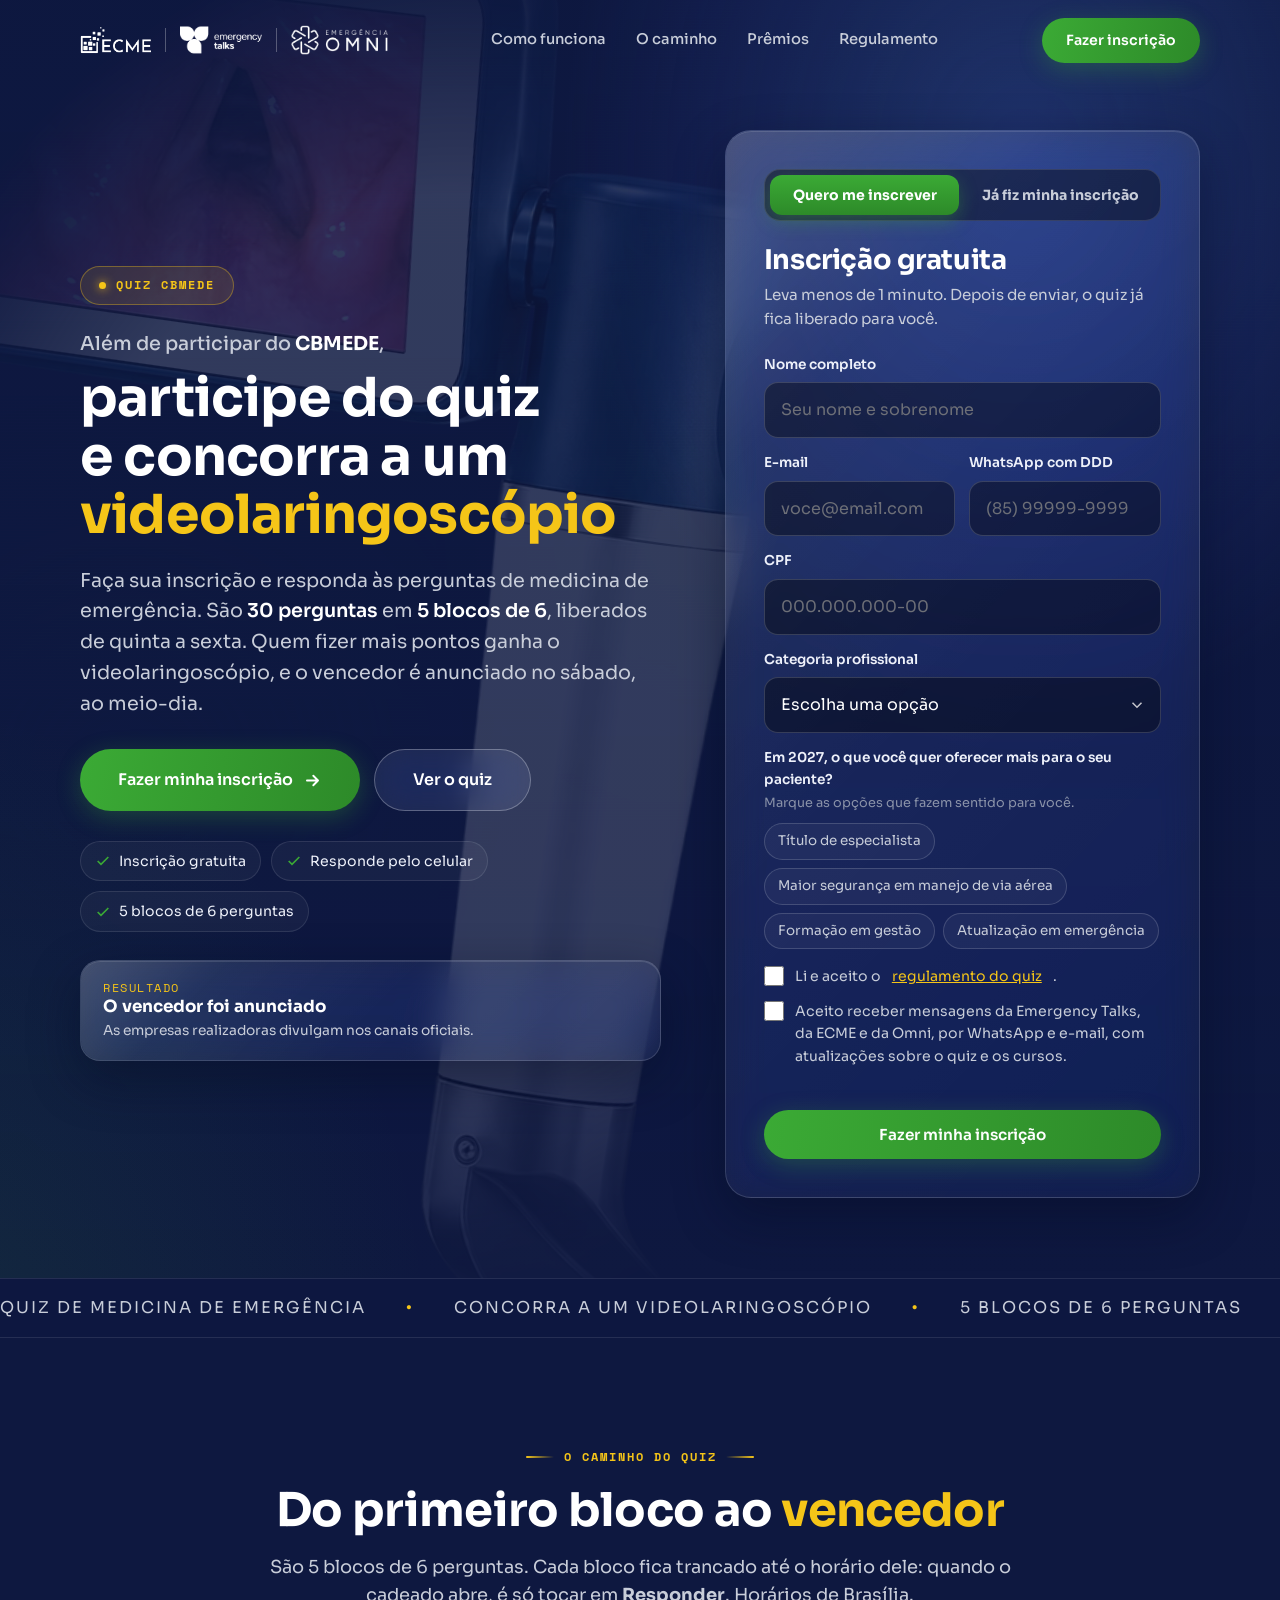
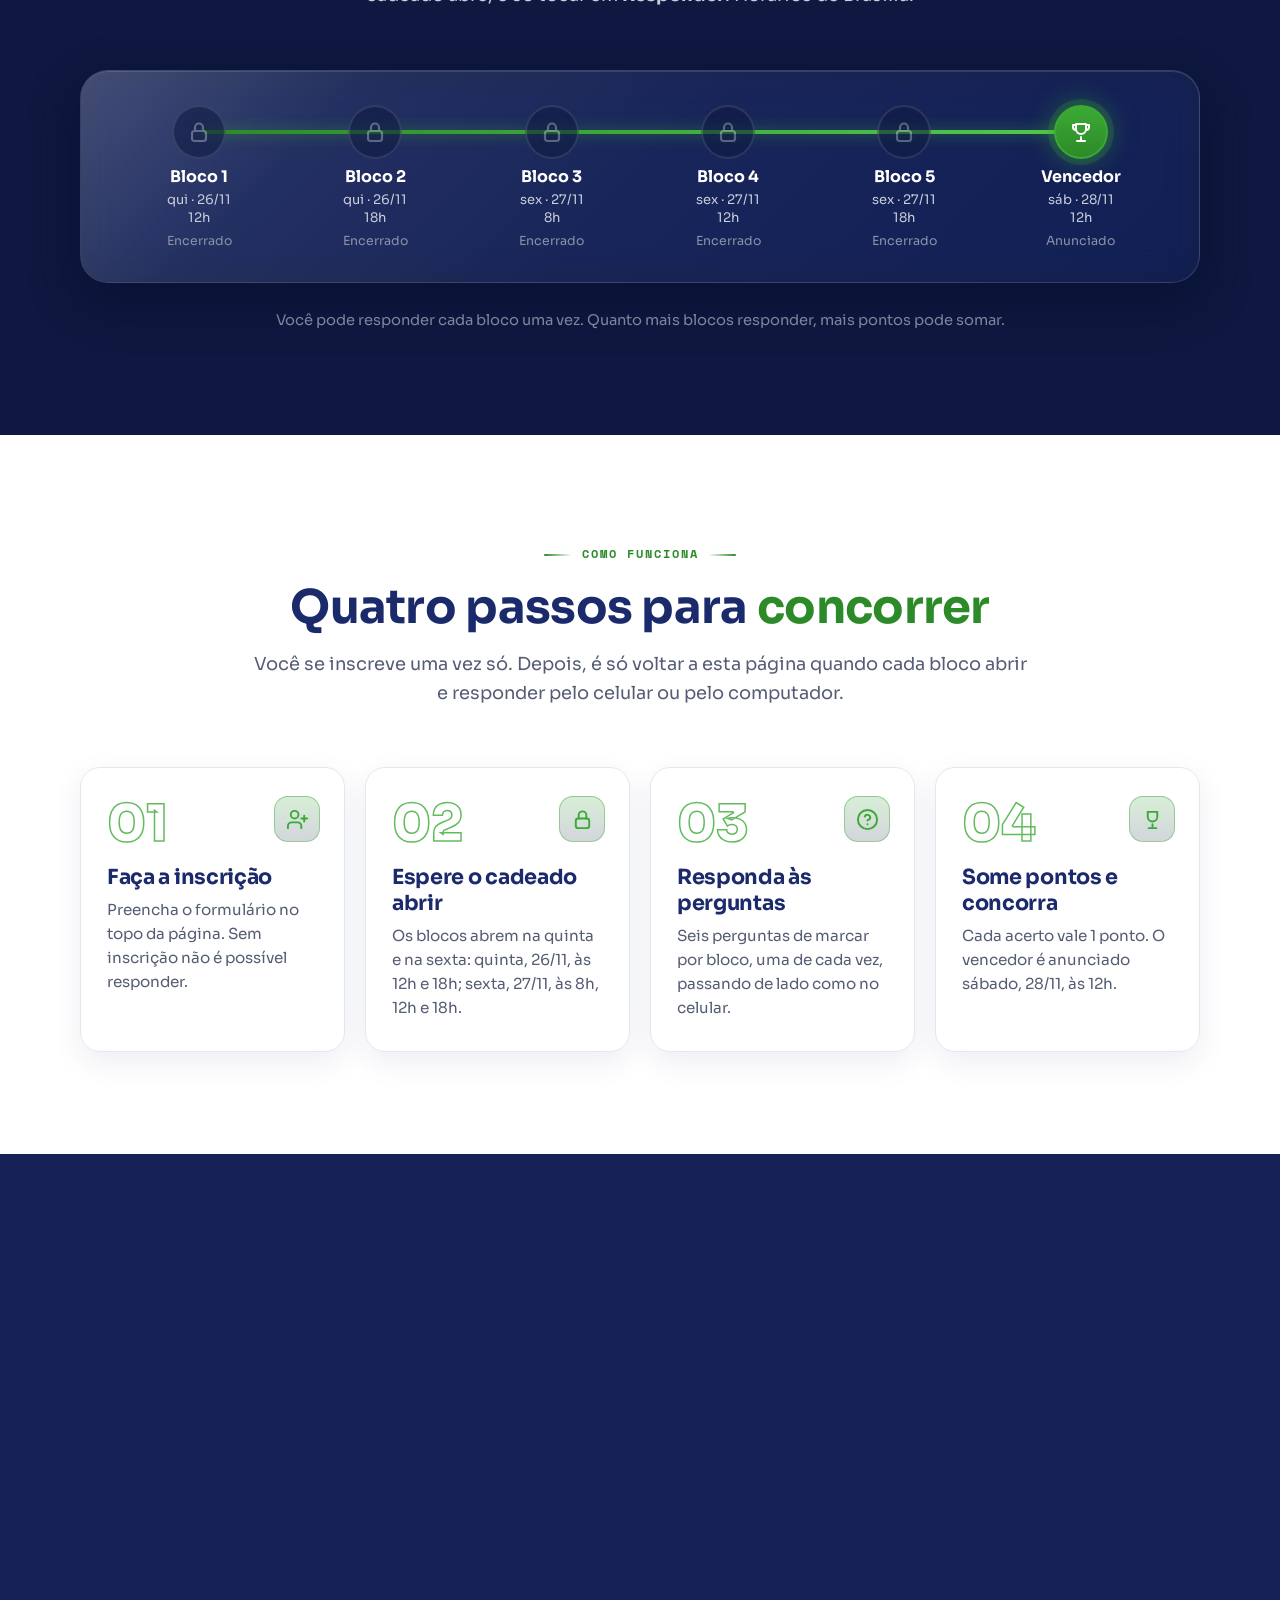
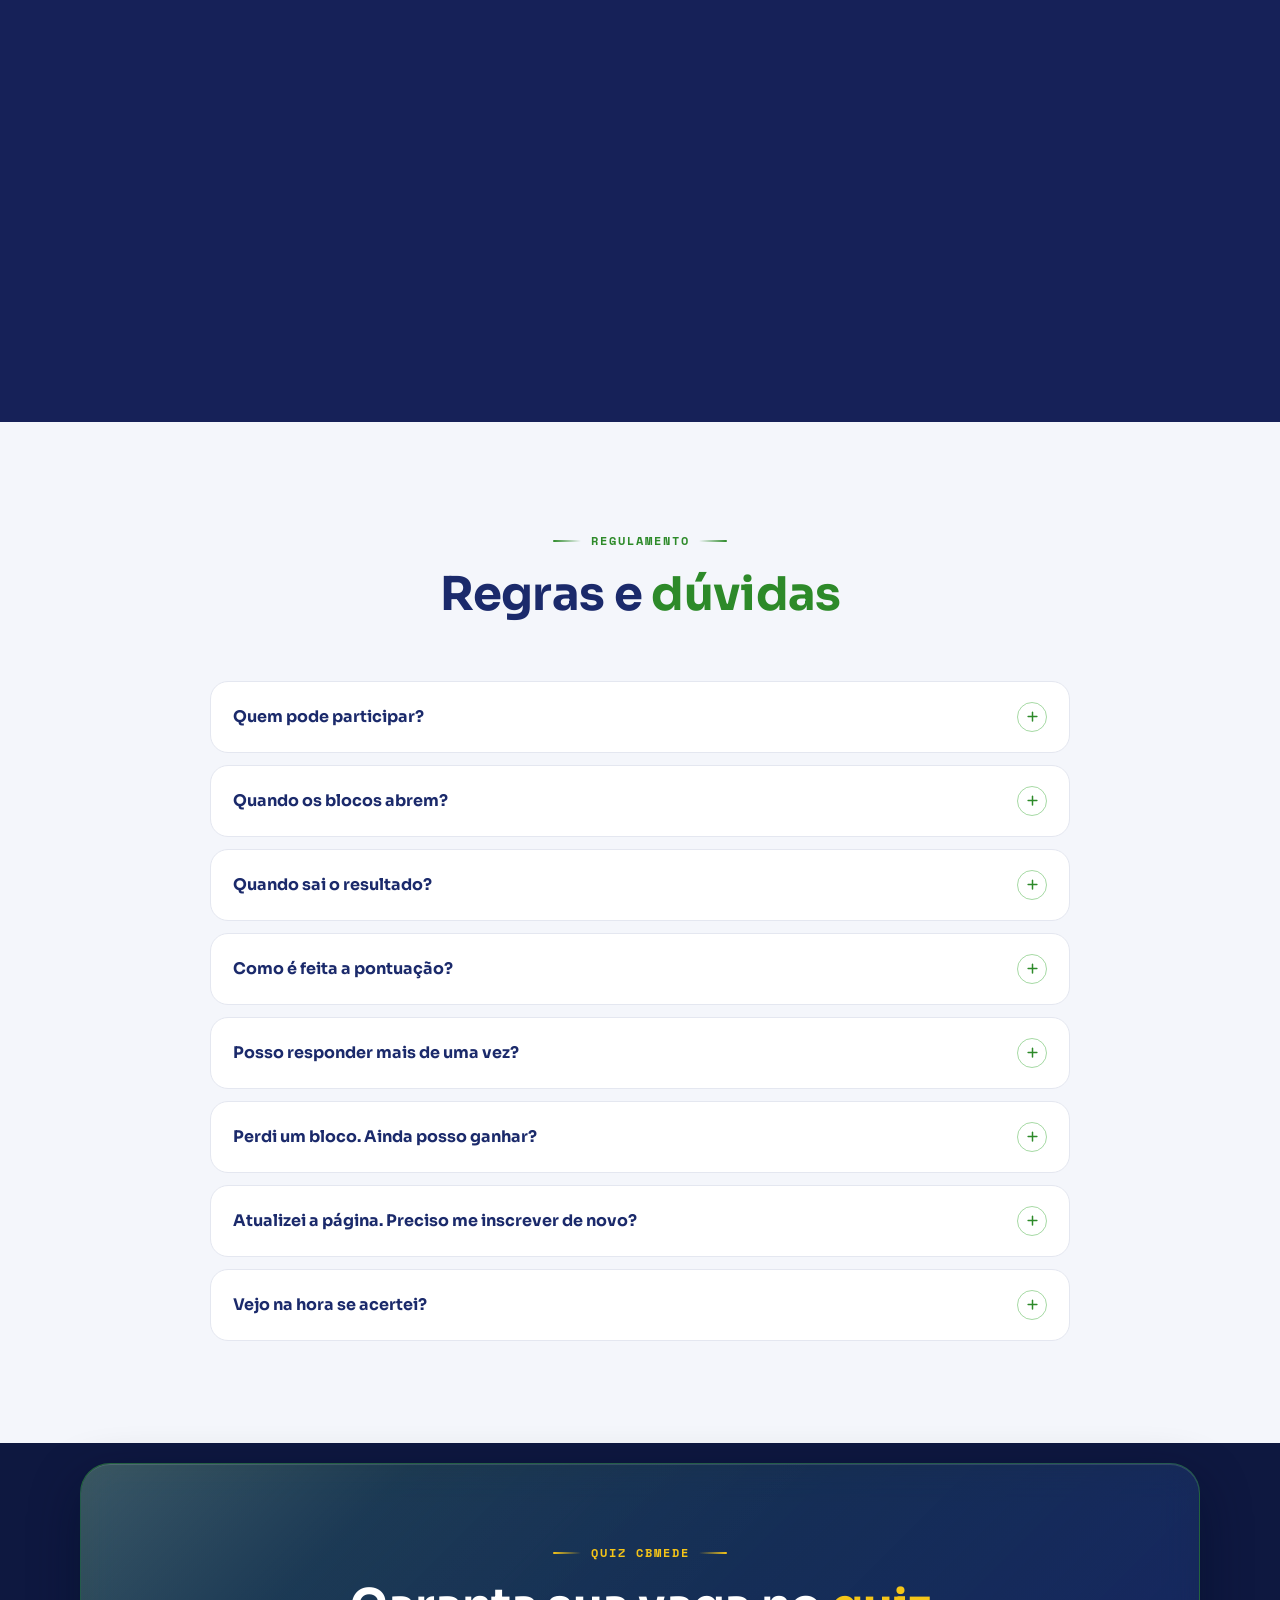
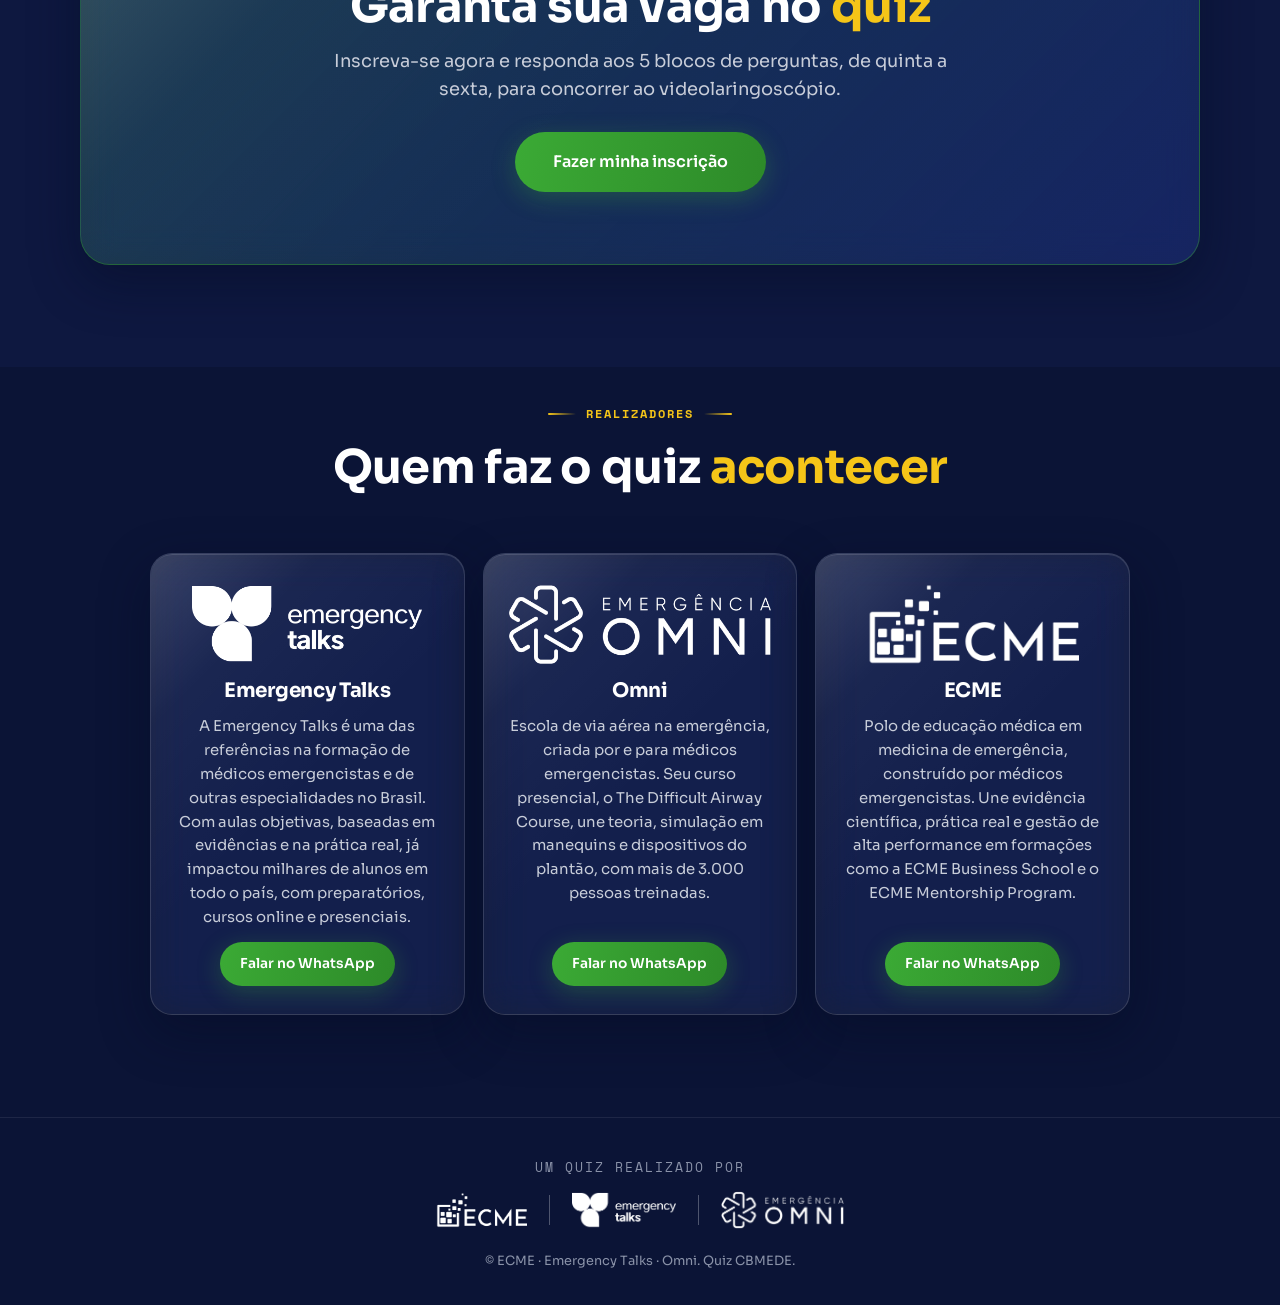
<file: index.html>
<!DOCTYPE html>
<html lang="pt-BR">
<head>
<meta charset="UTF-8" />
<meta name="viewport" content="width=device-width, initial-scale=1.0" />
<title>Quiz CBMEDE | Concorra a um videolaringoscópio · Emergency Talks</title>
<meta name="description" content="Participe do Quiz CBMEDE, o quiz de medicina de emergência da Emergency Talks, ECME e Omni, e concorra a um videolaringoscópio. 30 perguntas em 5 blocos, de quinta a sábado." />
<meta name="robots" content="noindex" />
<meta name="theme-color" content="#0e1840" />
<meta property="og:title" content="Quiz CBMEDE · Concorra a um videolaringoscópio" />
<meta property="og:description" content="Inscreva-se, responda aos 5 blocos de perguntas e concorra a um videolaringoscópio. O vencedor é anunciado no sábado." />
<link rel="icon" href="data:image/svg+xml,%3Csvg xmlns='http://www.w3.org/2000/svg' viewBox='0 0 32 32'%3E%3Crect width='32' height='32' rx='8' fill='%23040405'/%3E%3Cpath d='M3 17h5l2-7 3 13 3-9 2 3h8' fill='none' stroke='%23F51627' stroke-width='2' stroke-linecap='round' stroke-linejoin='round'/%3E%3C/svg%3E" />
<link rel="preconnect" href="https://fonts.googleapis.com" />
<link rel="preconnect" href="https://fonts.gstatic.com" crossorigin />
<link href="https://fonts.googleapis.com/css2?family=Sora:wght@300;400;500;600;700&family=Space+Mono:wght@400;700&display=swap" rel="stylesheet" />
<link rel="stylesheet" href="css/estilo.css" />
</head>
<body data-page="inicio">
<div class="teste-flag">MODO TESTE · todos os blocos liberados</div>

<!-- fundo animado -->
<div class="bg-fx" aria-hidden="true"><div class="blob b1"></div><div class="blob b2"></div><div class="blob b3"></div><div class="bg-grain"></div></div>


<!-- HEADER -->
<header class="header">
  <div class="container nav">
    <div class="brands" aria-label="Quiz CBMEDE: ECME, Emergency Talks e Omni"><a class="br-link" data-marca="ECME" target="_blank" rel="noopener"><img class="br-ecme" src="img/ecme.webp" alt="ECME" /></a><i class="br-sep"></i><a class="br-link" data-marca="Emergency Talks" target="_blank" rel="noopener"><img src="img/emergency-logo.png" alt="Emergency Talks" /></a><i class="br-sep"></i><a class="br-link" data-marca="Omni" target="_blank" rel="noopener"><img class="br-omni" src="img/omni.webp" alt="Omni" /></a></div>
    <nav class="nav-links" aria-label="Seções">
      <a href="#como-funciona">Como funciona</a>
      <a href="#caminho">O caminho</a>
      <a href="#premios">Prêmios</a>
      <a href="#regulamento">Regulamento</a>
    </nav>
    <div class="nav-cta"><a href="#inscricao" class="btn btn-primary">Fazer inscrição</a></div>
    <button class="hamburger" id="hamburger" aria-label="Abrir menu"><svg viewBox="0 0 24 24" fill="none" stroke="currentColor" stroke-width="2" stroke-linecap="round"><path d="M4 7h16M4 12h16M4 17h16"/></svg></button>
  </div>
</header>
<div class="mobile-menu" id="mobileMenu">
  <button class="mm-close" id="mmClose" aria-label="Fechar menu"><svg width="20" height="20" viewBox="0 0 24 24" fill="none" stroke="currentColor" stroke-width="2" stroke-linecap="round"><path d="M6 6l12 12M18 6L6 18"/></svg></button>
  <a href="#como-funciona">Como funciona</a>
  <a href="#caminho">O caminho</a>
  <a href="#premios">Prêmios</a>
  <a href="#regulamento">Regulamento</a>
  <a href="#inscricao" class="btn btn-primary">Fazer minha inscrição</a>
</div>

<main id="topo">
<!-- HERO -->
<section class="hero">
  <div class="hero-fx" aria-hidden="true">
    <img class="hero-vl" src="img/videolaringoscopio.png" alt="" /><div class="hero-aurora"></div><div class="hero-scan"></div>
    <div class="hero-ecg"><svg viewBox="0 0 1200 200" preserveAspectRatio="none"><path d="M0 110 H260 l18 -10 l14 10 H360 l12 -70 l16 120 l14 -70 l10 20 H560 l18 -10 l14 10 H700 l12 -70 l16 120 l14 -70 l10 20 H930 l18 -10 l14 10 H1200"/></svg></div>
  </div>
  <div class="container hero-grid">
    <div class="hero-copy">
      <span class="hero-kicker"><i></i>Quiz CBMEDE</span>
      <p class="hero-pre">Além de participar do <b>CBMEDE</b>,</p>
      <h1>participe do quiz e concorra a um <span class="accent">videolaringoscópio</span></h1>
      <p class="hero-sub">Faça sua inscrição e responda às perguntas de medicina de emergência. São <b><span data-c="perguntas">30</span> perguntas</b> em <b><span data-c="blocos">5</span> blocos de 6</b>, liberados de quinta a sexta. Quem fizer mais pontos ganha o videolaringoscópio, e o vencedor é anunciado no sábado, ao meio-dia.</p>
      <div class="hero-cta">
        <a href="#inscricao" class="btn btn-primary btn-lg">Fazer minha inscrição
          <svg viewBox="0 0 24 24" fill="none" stroke="currentColor" stroke-width="2.4" stroke-linecap="round" stroke-linejoin="round"><path d="M5 12h14M13 6l6 6-6 6"/></svg></a>
        <a href="quiz.html" class="btn btn-glass btn-lg">Ver o quiz</a>
      </div>
      <div class="hero-facts">
        <span><svg viewBox="0 0 24 24" fill="none" stroke="currentColor" stroke-width="2.4"><polyline points="20 6 9 17 4 12"/></svg>Inscrição gratuita</span>
        <span><svg viewBox="0 0 24 24" fill="none" stroke="currentColor" stroke-width="2.4"><polyline points="20 6 9 17 4 12"/></svg>Responde pelo celular</span>
        <span><svg viewBox="0 0 24 24" fill="none" stroke="currentColor" stroke-width="2.4"><polyline points="20 6 9 17 4 12"/></svg>5 blocos de 6 perguntas</span>
      </div>
      <div class="hero-status glass" id="heroStatus" aria-live="polite"></div>
    </div>

    <div id="inscricao" class="hero-form">
    <div class="form-card glass">
      <div class="f-tabs" id="fTabs" role="tablist">
        <button type="button" class="on" id="tabInscrever" role="tab" aria-selected="true">Quero me inscrever</button>
        <button type="button" id="tabEntrar" role="tab" aria-selected="false">Já fiz minha inscrição</button>
      </div>

      <!-- formulário de inscrição -->
      <form id="formInscricao" novalidate>
        <h3>Inscrição gratuita</h3>
        <p class="fc-sub">Leva menos de 1 minuto. Depois de enviar, o quiz já fica liberado para você.</p>
        <div class="f-field"><label for="fNome">Nome completo</label><input id="fNome" name="nome" type="text" autocomplete="name" placeholder="Seu nome e sobrenome" required /></div>
        <div class="f-row">
          <div class="f-field"><label for="fEmail">E-mail</label><input id="fEmail" name="email" type="email" autocomplete="email" inputmode="email" placeholder="voce@email.com" required /></div>
          <div class="f-field"><label for="fWhats">WhatsApp com DDD</label><input id="fWhats" name="whatsapp" type="tel" autocomplete="tel" inputmode="tel" placeholder="(85) 99999-9999" required /></div>
        </div>
        <div class="f-field"><label for="fCpf">CPF</label><input id="fCpf" name="cpf" type="text" inputmode="numeric" autocomplete="off" placeholder="000.000.000-00" maxlength="14" required /></div>
        <div class="f-field"><label for="fCategoria">Categoria profissional</label>
          <select id="fCategoria" name="categoria" required><option value="">Escolha uma opção</option></select></div>
        <fieldset class="f-set">
          <legend id="fPergunta2027">Em 2027, o que você quer oferecer mais para o seu paciente?</legend>
          <span class="f-hint">Marque as opções que fazem sentido para você.</span>
          <div class="f-chips" id="fInteresses"></div>
        </fieldset>
        <label class="f-check"><input type="checkbox" name="regulamento" />Li e aceito o <a href="#regulamento">regulamento do quiz</a>.</label>
        <label class="f-check"><input type="checkbox" name="aceite" />Aceito receber mensagens da Emergency Talks, da ECME e da Omni, por WhatsApp e e-mail, com atualizações sobre o quiz e os cursos.</label>
        <p class="f-msg" id="msgInscricao" role="alert"></p>
        <button type="submit" class="btn btn-primary btn-block">Fazer minha inscrição</button>
      </form>

      <!-- já tenho inscrição: só o e-mail -->
      <form id="formEntrar" novalidate hidden>
        <h3>Já fiz minha inscrição</h3>
        <p class="fc-sub">Digite o e-mail da inscrição e o quiz abre na hora. Não precisa preencher tudo de novo.</p>
        <div class="f-field"><label for="fEmail2">E-mail da inscrição</label><input id="fEmail2" name="email" type="email" autocomplete="email" inputmode="email" placeholder="voce@email.com" /></div>
        <p class="f-msg" id="msgEntrar" role="alert"></p>
        <button type="submit" class="btn btn-primary btn-block">Entrar com meu e-mail</button>
      </form>

      <!-- inscrito -->
      <div id="painelInscrito" hidden></div>
    </div>
    </div>
  </div>
</section>

<div class="marquee" aria-hidden="true">
  <div class="marquee-track">
    <span>Quiz de medicina de emergência</span><span>Concorra a um videolaringoscópio</span><span>5 blocos de 6 perguntas</span><span>Quiz CBMEDE</span><span>Inscrição gratuita</span>
    <span>Quiz de medicina de emergência</span><span>Concorra a um videolaringoscópio</span><span>5 blocos de 6 perguntas</span><span>Quiz CBMEDE</span><span>Inscrição gratuita</span>
  </div>
</div>

<!-- CAMINHO DO QUIZ -->
<section id="caminho">
  <div class="container">
    <div class="section-head center fade-in">
      <span class="eyebrow center">O caminho do quiz</span>
      <h2>Do primeiro bloco ao <span class="accent">vencedor</span></h2>
      <p class="lead">São 5 blocos de 6 perguntas. Cada bloco fica trancado até o horário dele: quando o cadeado abre, é só tocar em <b>Responder</b>. Horários de Brasília.</p>
    </div>
    <div class="trilha glass fade-in" id="trilha" aria-live="polite"></div>
    <p class="ag-nota">Você pode responder cada bloco uma vez. Quanto mais blocos responder, mais pontos pode somar.</p>
  </div>
</section>

<hr class="divider" />

<!-- COMO FUNCIONA -->
<section id="como-funciona">
  <div class="container">
    <div class="section-head center fade-in">
      <span class="eyebrow center">Como funciona</span>
      <h2>Quatro passos para <span class="accent">concorrer</span></h2>
      <p class="lead">Você se inscreve uma vez só. Depois, é só voltar a esta página quando cada bloco abrir e responder pelo celular ou pelo computador.</p>
    </div>
    <div class="steps">
      <div class="step glass fade-in">
        <span class="s-ic"><svg viewBox="0 0 24 24" fill="none" stroke="currentColor" stroke-width="2" stroke-linecap="round"><path d="M16 21v-2a4 4 0 0 0-4-4H6a4 4 0 0 0-4 4v2"/><circle cx="9" cy="7" r="4"/><path d="M19 8v6M22 11h-6"/></svg></span>
        <div class="s-n">01</div><h3>Faça a inscrição</h3><p>Preencha o formulário no topo da página. Sem inscrição não é possível responder.</p>
      </div>
      <div class="step glass fade-in">
        <span class="s-ic"><svg viewBox="0 0 24 24" fill="none" stroke="currentColor" stroke-width="2" stroke-linecap="round" stroke-linejoin="round"><rect x="5" y="11" width="14" height="10" rx="2.5"/><path d="M8 11V7.5a4 4 0 0 1 8 0V11"/></svg></span>
        <div class="s-n">02</div><h3>Espere o cadeado abrir</h3><p>Os blocos abrem na quinta e na sexta: <span data-c="agenda"></span>.</p>
      </div>
      <div class="step glass fade-in">
        <span class="s-ic"><svg viewBox="0 0 24 24" fill="none" stroke="currentColor" stroke-width="2" stroke-linecap="round"><circle cx="12" cy="12" r="10"/><path d="M9.1 9a3 3 0 0 1 5.8 1c0 2-3 3-3 3M12 17h.01"/></svg></span>
        <div class="s-n">03</div><h3>Responda às perguntas</h3><p>Seis perguntas de marcar por bloco, uma de cada vez, passando de lado como no celular.</p>
      </div>
      <div class="step glass fade-in">
        <span class="s-ic"><svg viewBox="0 0 24 24" fill="none" stroke="currentColor" stroke-width="2" stroke-linecap="round"><path d="M8 21h8M12 17v4M7 4h10v5a5 5 0 0 1-10 0V4z"/></svg></span>
        <div class="s-n">04</div><h3>Some pontos e concorra</h3><p>Cada acerto vale 1 ponto. O vencedor é anunciado <span data-c="anuncio"></span>.</p>
      </div>
    </div>
  </div>
</section>

<hr class="divider" />

<!-- PRÊMIOS -->
<section id="premios">
  <div class="container">
    <div class="section-head center fade-in">
      <span class="eyebrow center">Prêmios</span>
      <h2>O que você pode <span class="accent">ganhar</span></h2>
      <p class="lead">O vencedor é quem fizer mais pontos nos 5 blocos.</p>
    </div>
    <div class="pz-grid">
      <div class="pz-main glass fade-in">
        <img class="pz-img" src="img/videolaringoscopio.png" alt="Videolaringoscópio com tela" width="500" height="500" loading="lazy" />
        <div>
          <span class="pz-pos">Vencedor</span>
          <h3>Videolaringoscópio</h3>
          <p>Quem acertar mais perguntas nos 5 blocos leva o aparelho. Em caso de empate, vence quem respondeu primeiro: o tempo conta a partir da hora em que cada bloco é liberado, e quem responde antes sai na frente.</p>
        </div>
      </div>
    </div>
  </div>
</section>

<hr class="divider" />

<!-- REGULAMENTO -->
<section id="regulamento">
  <div class="container">
    <div class="section-head center fade-in">
      <span class="eyebrow center">Regulamento</span>
      <h2>Regras e <span class="accent">dúvidas</span></h2>
    </div>
    <div class="faq-list">
      <div class="faq-item fade-in"><button class="faq-q" aria-expanded="false">Quem pode participar?<span class="pm"><svg viewBox="0 0 24 24" fill="none" stroke="currentColor" stroke-width="2.4" stroke-linecap="round"><path d="M12 5v14M5 12h14"/></svg></span></button><div class="faq-a"><div><p>Quem fizer a inscrição nesta página e também estiver inscrito no Congresso CBMEDE 2026. A inscrição no quiz é gratuita.</p></div></div></div>
      <div class="faq-item fade-in"><button class="faq-q" aria-expanded="false">Quando os blocos abrem?<span class="pm"><svg viewBox="0 0 24 24" fill="none" stroke="currentColor" stroke-width="2.4" stroke-linecap="round"><path d="M12 5v14M5 12h14"/></svg></span></button><div class="faq-a"><div><p>São 5 blocos de 6 perguntas (30 no total), no horário de Brasília: <span data-c="agenda"></span>. Cada bloco fica trancado com um cadeado até o horário dele.</p></div></div></div>
      <div class="faq-item fade-in"><button class="faq-q" aria-expanded="false">Quando sai o resultado?<span class="pm"><svg viewBox="0 0 24 24" fill="none" stroke="currentColor" stroke-width="2.4" stroke-linecap="round"><path d="M12 5v14M5 12h14"/></svg></span></button><div class="faq-a"><div><p>O vencedor é anunciado <span data-c="anuncio"></span>. As equipes das empresas realizadoras também entram em contato pelo WhatsApp e pelo e-mail informados na inscrição. Por isso, confira se os dados estão certos.</p></div></div></div>
      <div class="faq-item fade-in"><button class="faq-q" aria-expanded="false">Como é feita a pontuação?<span class="pm"><svg viewBox="0 0 24 24" fill="none" stroke="currentColor" stroke-width="2.4" stroke-linecap="round"><path d="M12 5v14M5 12h14"/></svg></span></button><div class="faq-a"><div><p>Cada resposta certa vale 1 ponto. Somamos os pontos de todos os blocos que você responder. A pontuação conta a partir da hora em que cada bloco é liberado. Em caso de empate nos acertos, fica na frente quem respondeu primeiro: somamos o tempo entre a liberação de cada bloco e o envio das respostas.</p></div></div></div>
      <div class="faq-item fade-in"><button class="faq-q" aria-expanded="false">Posso responder mais de uma vez?<span class="pm"><svg viewBox="0 0 24 24" fill="none" stroke="currentColor" stroke-width="2.4" stroke-linecap="round"><path d="M12 5v14M5 12h14"/></svg></span></button><div class="faq-a"><div><p>Não. Cada pessoa envia cada bloco uma vez só. Vale o primeiro envio. Inscrições repetidas com o mesmo e-mail contam como uma só.</p></div></div></div>
      <div class="faq-item fade-in"><button class="faq-q" aria-expanded="false">Perdi um bloco. Ainda posso ganhar?<span class="pm"><svg viewBox="0 0 24 24" fill="none" stroke="currentColor" stroke-width="2.4" stroke-linecap="round"><path d="M12 5v14M5 12h14"/></svg></span></button><div class="faq-a"><div><p>Pode. O bloco que você perdeu não soma pontos, mas você continua participando dos próximos. Quanto mais blocos você responder, mais chances tem.</p></div></div></div>
      <div class="faq-item fade-in"><button class="faq-q" aria-expanded="false">Atualizei a página. Preciso me inscrever de novo?<span class="pm"><svg viewBox="0 0 24 24" fill="none" stroke="currentColor" stroke-width="2.4" stroke-linecap="round"><path d="M12 5v14M5 12h14"/></svg></span></button><div class="faq-a"><div><p>Não. Clique em <b>Já fiz minha inscrição</b>, no topo da página, e digite o seu e-mail. O quiz abre na hora.</p></div></div></div>
      <div class="faq-item fade-in"><button class="faq-q" aria-expanded="false">Vejo na hora se acertei?<span class="pm"><svg viewBox="0 0 24 24" fill="none" stroke="currentColor" stroke-width="2.4" stroke-linecap="round"><path d="M12 5v14M5 12h14"/></svg></span></button><div class="faq-a"><div><p>Não. Para ser justo com todos, o gabarito não aparece durante o quiz. A pontuação é calculada pelas equipes das empresas realizadoras (Emergency Talks, ECME e Omni) depois do último bloco.</p></div></div></div>
    </div>
  </div>
</section>

<!-- CTA FINAL -->
<section style="padding-top:20px">
  <div class="container">
    <div class="cta-box glass fade-in">
      <span class="eyebrow center" style="margin-bottom:18px">Quiz CBMEDE</span>
      <h2>Garanta sua vaga no <span class="accent">quiz</span></h2>
      <p class="lead">Inscreva-se agora e responda aos 5 blocos de perguntas, de quinta a sexta, para concorrer ao videolaringoscópio.</p>
      <div class="hero-cta">
        <a href="#inscricao" class="btn btn-primary btn-lg">Fazer minha inscrição</a>
      </div>
    </div>
  </div>
</section>
</main>
<!-- REALIZADORES -->
<section id="realizadores" style="padding-top:30px">
  <div class="container">
    <div class="section-head center fade-in">
      <span class="eyebrow center">Realizadores</span>
      <h2>Quem faz o quiz <span class="accent">acontecer</span></h2>
    </div>
    <div class="rz-grid" id="realizadoresLista"></div>
  </div>
</section>

<footer>
  <div class="container">
    <p class="foot-tag">Um quiz realizado por</p>
    <div class="brands brands-foot"><a class="br-link" data-marca="ECME" target="_blank" rel="noopener"><img class="br-ecme" src="img/ecme.webp" alt="ECME" /></a><i class="br-sep"></i><a class="br-link" data-marca="Emergency Talks" target="_blank" rel="noopener"><img src="img/emergency-logo.png" alt="Emergency Talks" /></a><i class="br-sep"></i><a class="br-link" data-marca="Omni" target="_blank" rel="noopener"><img class="br-omni" src="img/omni.webp" alt="Omni" /></a></div>
    <p class="foot-copy">© ECME · Emergency Talks · Omni. Quiz CBMEDE.</p>
  </div>
</footer>

<!-- POPUP DA INSCRIÇÃO -->
<div class="qz-modal" id="popModal" hidden role="dialog" aria-modal="true" aria-label="Inscrição confirmada">
  <div class="qz-card qz-card-sm glass">
    <button class="qz-x" id="popFechar" aria-label="Fechar"><svg viewBox="0 0 24 24" fill="none" stroke="currentColor" stroke-width="2.2" stroke-linecap="round"><path d="M6 6l12 12M18 6L6 18"/></svg></button>
    <div id="popCorpo"></div>
  </div>
</div>
<div class="toast" id="toast" role="status" aria-live="polite"></div>

<script src="js/config.js"></script>
<script src="js/quiz.js"></script>
</body>
</html>
</file>
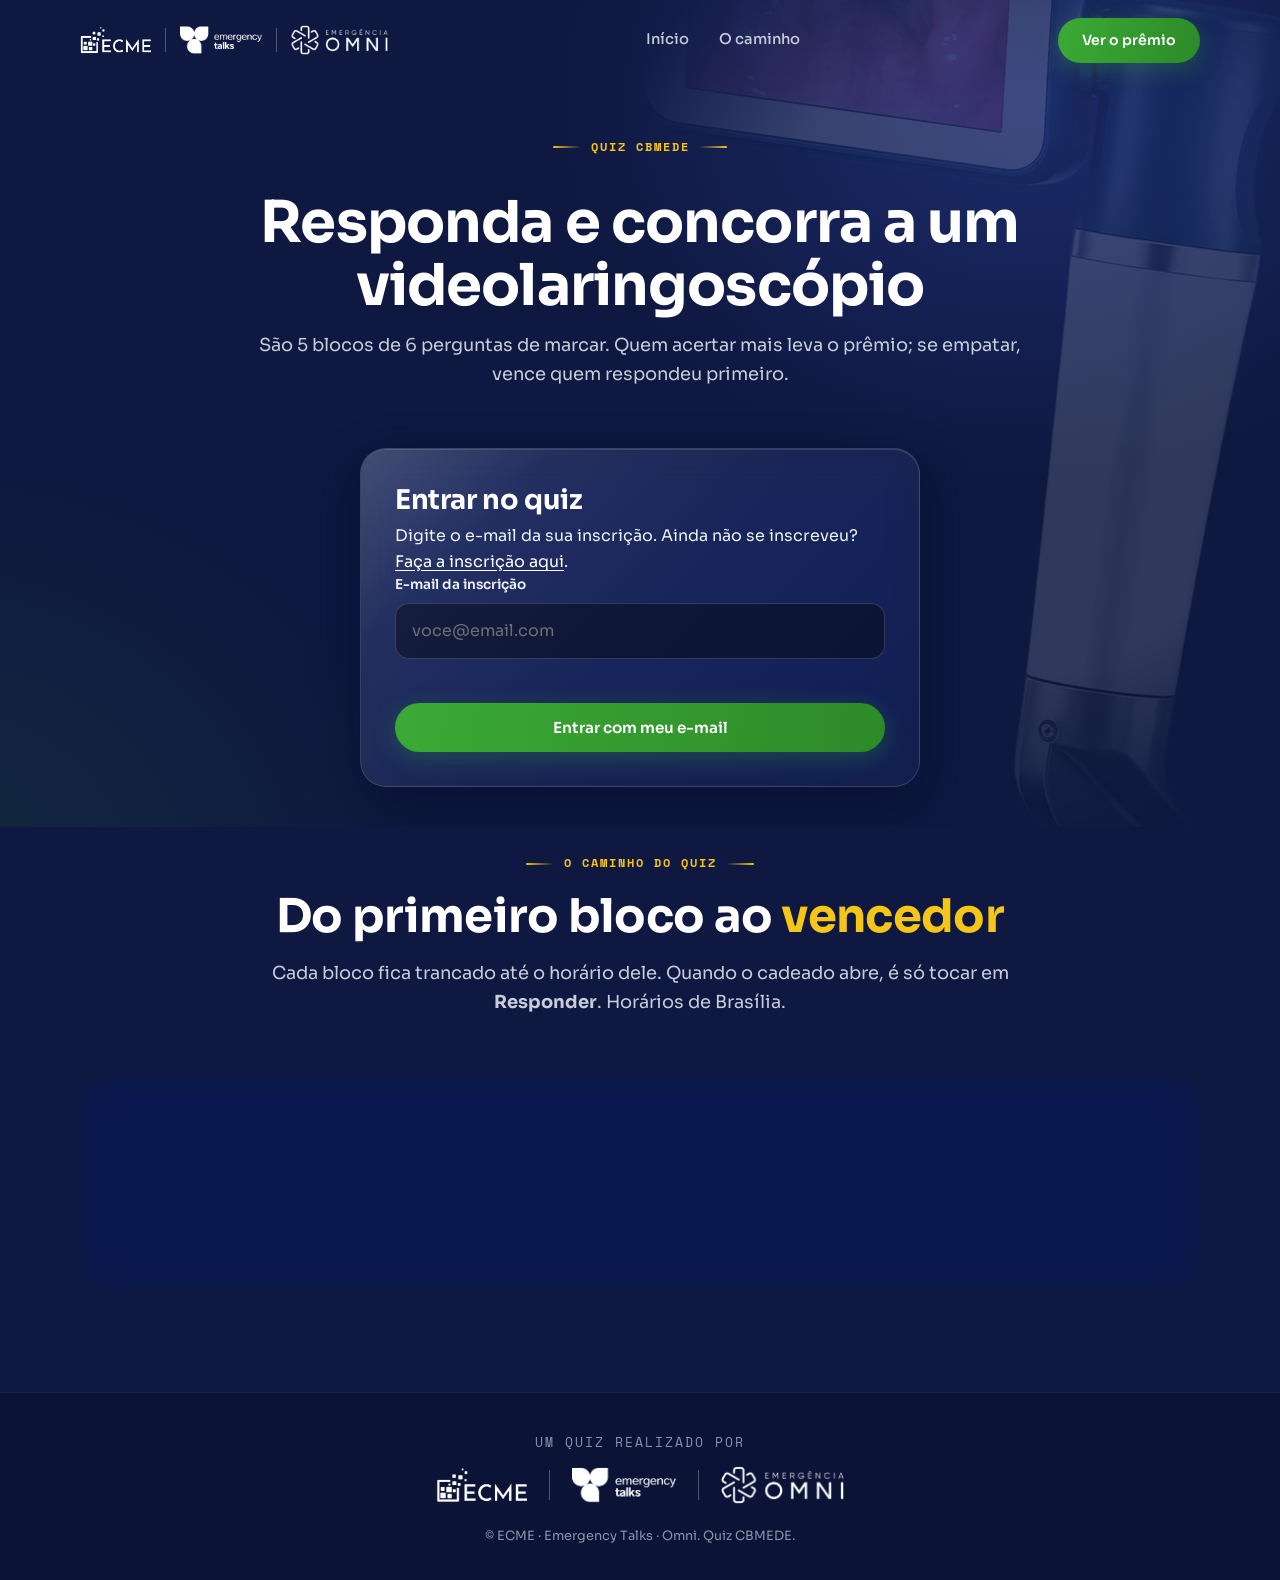
<file: quiz.html>
<!DOCTYPE html>
<html lang="pt-BR">
<head>
<meta charset="UTF-8" />
<meta name="viewport" content="width=device-width, initial-scale=1.0" />
<title>Quiz CBMEDE · Responder ao quiz</title>
<meta name="description" content="Responda aos blocos de perguntas do Quiz CBMEDE e concorra a um videolaringoscópio." />
<meta name="robots" content="noindex" />
<meta name="theme-color" content="#0e1840" />
<link rel="icon" href="data:image/svg+xml,%3Csvg xmlns='http://www.w3.org/2000/svg' viewBox='0 0 32 32'%3E%3Crect width='32' height='32' rx='8' fill='%23040405'/%3E%3Cpath d='M3 17h5l2-7 3 13 3-9 2 3h8' fill='none' stroke='%23F51627' stroke-width='2' stroke-linecap='round' stroke-linejoin='round'/%3E%3C/svg%3E" />
<link rel="preconnect" href="https://fonts.googleapis.com" />
<link rel="preconnect" href="https://fonts.gstatic.com" crossorigin />
<link href="https://fonts.googleapis.com/css2?family=Sora:wght@300;400;500;600;700&family=Space+Mono:wght@400;700&display=swap" rel="stylesheet" />
<link rel="stylesheet" href="css/estilo.css" />
</head>
<body data-page="quiz">
<div class="teste-flag">MODO TESTE · todos os blocos liberados</div>
<header class="header">
  <div class="container nav">
    <div class="brands" aria-label="Quiz CBMEDE: ECME, Emergency Talks e Omni"><a class="br-link" data-marca="ECME" target="_blank" rel="noopener"><img class="br-ecme" src="img/ecme.webp" alt="ECME" /></a><i class="br-sep"></i><a class="br-link" data-marca="Emergency Talks" target="_blank" rel="noopener"><img src="img/emergency-logo.png" alt="Emergency Talks" /></a><i class="br-sep"></i><a class="br-link" data-marca="Omni" target="_blank" rel="noopener"><img class="br-omni" src="img/omni.webp" alt="Omni" /></a></div>
    <nav class="nav-links" aria-label="Seções">
      <a href="index.html">Início</a>
      <a href="#caminho">O caminho</a>
    </nav>
    <div class="nav-cta"><a href="index.html#premios" class="btn btn-primary">Ver o prêmio</a></div>
    <button class="hamburger" id="hamburger" aria-label="Abrir menu"><svg viewBox="0 0 24 24" fill="none" stroke="currentColor" stroke-width="2" stroke-linecap="round"><path d="M4 7h16M4 12h16M4 17h16"/></svg></button>
  </div>
</header>
<div class="mobile-menu" id="mobileMenu">
  <button class="mm-close" id="mmClose" aria-label="Fechar menu"><svg width="20" height="20" viewBox="0 0 24 24" fill="none" stroke="currentColor" stroke-width="2" stroke-linecap="round"><path d="M6 6l12 12M18 6L6 18"/></svg></button>
  <a href="index.html">Início</a>
  <a href="#caminho">O caminho</a>
  <a href="index.html#premios" class="btn btn-primary">Ver o prêmio</a>
</div>


<main id="topo">
<!-- ACESSO AO QUIZ -->
<section class="quiz-top">
  <div class="hero-fx" aria-hidden="true"><img class="hero-vl" src="img/videolaringoscopio.png" alt="" /><div class="hero-aurora"></div></div>
  <div class="container">
    <div class="section-head center">
      <span class="eyebrow center">Quiz CBMEDE</span>
      <h1 class="quiz-h1">Responda e concorra a um <span class="accent">videolaringoscópio</span></h1>
      <p class="lead">São 5 blocos de 6 perguntas de marcar. Quem acertar mais leva o prêmio; se empatar, vence quem respondeu primeiro.</p>
    </div>

    <div class="quiz-acesso glass" id="quizAcesso">
      <!-- já inscrito neste aparelho -->
      <div id="acessoOk" hidden></div>
      <!-- entrar com o e-mail da inscrição -->
      <form id="formEntrar" novalidate>
        <h3>Entrar no quiz</h3>
        <p class="fc-sub">Digite o e-mail da sua inscrição. Ainda não se inscreveu? <a href="index.html#inscricao" class="link-u">Faça a inscrição aqui</a>.</p>
        <div class="f-field"><label for="fEmail2">E-mail da inscrição</label><input id="fEmail2" name="email" type="email" autocomplete="email" inputmode="email" placeholder="voce@email.com" /></div>
        <p class="f-msg" id="msgEntrar" role="alert"></p>
        <button type="submit" class="btn btn-primary btn-block">Entrar com meu e-mail</button>
      </form>
    </div>

    <div class="quiz-agora" id="quizAgora" hidden></div>
  </div>
</section>

<!-- CAMINHO DO QUIZ -->
<section id="caminho" style="padding-top:20px">
  <div class="container">
    <div class="section-head center">
      <span class="eyebrow center">O caminho do quiz</span>
      <h2>Do primeiro bloco ao <span class="accent">vencedor</span></h2>
      <p class="lead">Cada bloco fica trancado até o horário dele. Quando o cadeado abre, é só tocar em <b>Responder</b>. Horários de Brasília.</p>
    </div>
    <div class="trilha glass" id="trilha" aria-live="polite"></div>
  </div>
</section>
</main>

<footer>
  <div class="container">
    <p class="foot-tag">Um quiz realizado por</p>
    <div class="brands brands-foot"><a class="br-link" data-marca="ECME" target="_blank" rel="noopener"><img class="br-ecme" src="img/ecme.webp" alt="ECME" /></a><i class="br-sep"></i><a class="br-link" data-marca="Emergency Talks" target="_blank" rel="noopener"><img src="img/emergency-logo.png" alt="Emergency Talks" /></a><i class="br-sep"></i><a class="br-link" data-marca="Omni" target="_blank" rel="noopener"><img class="br-omni" src="img/omni.webp" alt="Omni" /></a></div>
    <p class="foot-copy">© ECME · Emergency Talks · Omni. Quiz CBMEDE.</p>
  </div>
</footer>

<!-- MODAL DO QUIZ -->
<div class="qz-modal" id="quizModal" hidden role="dialog" aria-modal="true" aria-label="Bloco do quiz">
  <div class="qz-card glass">
    <button class="qz-x" id="quizFechar" aria-label="Fechar"><svg viewBox="0 0 24 24" fill="none" stroke="currentColor" stroke-width="2.2" stroke-linecap="round"><path d="M6 6l12 12M18 6L6 18"/></svg></button>
    <div id="quizCorpo"></div>
  </div>
</div>
<div class="toast" id="toast" role="status" aria-live="polite"></div>

<script src="js/config.js"></script>
<script src="js/perguntas-demo.js"></script>
<script src="js/quiz.js"></script>
</body>
</html>
</file>
<file: css/estilo.css>
:root{
  --black:#0e1840;--black2:#162158;--graphite:#1b2a6b;
  --red:#3baa35;--red-dark:#2d8a29;--red-deep:#0e1840;--red-light:#f5c518;
  --white:#ffffff;--white-warm:#eef1fa;--gray-light:#c8cdd9;--gray-mid:#8a92a8;
  --gold:#f5c518;--green:#52c94c;--accent:#f5c518;
  --glass-bg:linear-gradient(135deg,rgba(255,255,255,.09),rgba(255,255,255,.03));
  --glass-bg-red:linear-gradient(135deg,rgba(59,170,53,.16),rgba(59,170,53,.04));
  --glass-border:rgba(255,255,255,.14);
  --glass-blur:blur(18px) saturate(140%);
  --glass-shadow:0 18px 50px rgba(5,10,35,.45),inset 0 1px 0 rgba(255,255,255,.12);
  --font-head:'Sora',-apple-system,BlinkMacSystemFont,'Segoe UI',sans-serif;
  --font-body:'Sora',-apple-system,BlinkMacSystemFont,'Segoe UI',sans-serif;
  --mono:'Space Mono',ui-monospace,monospace;
  --maxw:1200px;--radius:20px;--glow:0 6px 24px rgba(59,170,53,.3);--ease:cubic-bezier(.16,1,.3,1);
}
*{margin:0;padding:0;box-sizing:border-box}
html{scroll-behavior:smooth;scroll-padding-top:90px;-webkit-text-size-adjust:100%}
body{font-family:var(--font-body);background:var(--black);color:var(--white-warm);line-height:1.55;overflow-x:hidden;-webkit-font-smoothing:antialiased}
body.no-scroll{overflow:hidden}
img{max-width:100%;display:block}
a{color:inherit;text-decoration:none}
ul{list-style:none}
button{font-family:inherit;cursor:pointer;border:none;background:none;color:inherit}
[hidden]{display:none!important}
::selection{background:var(--red);color:#fff}

h1,h2,h3,.eyebrow{font-family:var(--font-head);text-transform:uppercase}
h1{font-weight:900;line-height:.98;letter-spacing:.5px;color:var(--white)}
h2{font-weight:800;font-size:clamp(2.1rem,4.8vw,3.6rem);line-height:1.04;letter-spacing:.5px;color:var(--white)}
h2 .accent{color:var(--red)}
h3{font-weight:700;font-size:clamp(1.25rem,2.4vw,1.6rem);line-height:1.15;letter-spacing:.4px;color:var(--white)}
p{font-size:clamp(1rem,1.15vw,1.1rem)}
.lead{font-size:clamp(1.05rem,1.4vw,1.25rem);color:var(--gray-light)}
.eyebrow{display:inline-flex;align-items:center;gap:.6rem;font-weight:600;font-size:.82rem;letter-spacing:2.5px;color:var(--red-light)}
.eyebrow::before{content:"";width:28px;height:2px;background:linear-gradient(90deg,var(--red),transparent);border-radius:2px}
.eyebrow.center::after{content:"";width:28px;height:2px;background:linear-gradient(270deg,var(--red),transparent);border-radius:2px}
.container{width:100%;max-width:var(--maxw);margin:0 auto;padding:0 clamp(16px,5vw,40px)}
section{position:relative;padding:clamp(72px,9vw,120px) 0;z-index:1}
.section-head{max-width:780px;margin-bottom:clamp(40px,5vw,60px)}
.section-head.center{margin-left:auto;margin-right:auto;text-align:center}
.section-head .eyebrow{margin-bottom:18px}
.section-head h2{margin-bottom:16px}
.divider{height:1px;border:0;background:linear-gradient(90deg,transparent,rgba(59,170,53,.4),transparent);max-width:var(--maxw);margin:0 auto;position:relative;z-index:1}

/* ===== vidro ===== */
.glass{position:relative;background:var(--glass-bg);backdrop-filter:var(--glass-blur);-webkit-backdrop-filter:var(--glass-blur);border:1px solid var(--glass-border);border-radius:var(--radius);box-shadow:var(--glass-shadow);overflow:hidden}
.glass::before{content:"";position:absolute;inset:0;border-radius:inherit;pointer-events:none;background:linear-gradient(135deg,rgba(255,255,255,.2) 0%,rgba(255,255,255,.04) 22%,transparent 50%);opacity:.8}
.glass>*{position:relative;z-index:1}
.glass-red{background:var(--glass-bg-red);border-color:rgba(59,170,53,.34)}

/* ===== botões ===== */
.btn{display:inline-flex;align-items:center;justify-content:center;gap:.6rem;font-family:var(--font-head);font-weight:700;text-transform:uppercase;letter-spacing:.6px;font-size:1.05rem;padding:16px 34px;border-radius:999px;transition:transform .25s var(--ease),box-shadow .3s var(--ease),background .3s var(--ease),opacity .2s;white-space:nowrap;position:relative;overflow:hidden;text-align:center}
.btn svg{width:19px;height:19px;flex-shrink:0}
.btn-primary{color:#fff;background:linear-gradient(100deg,#3baa35 0%,#2d8a29 100%);box-shadow:var(--glow);animation:pulseGlow 2.8s ease-in-out infinite}
.btn-primary::after{content:"";position:absolute;inset:0;background:linear-gradient(120deg,transparent 30%,rgba(255,255,255,.28) 50%,transparent 70%);transform:translateX(-120%);transition:transform .7s var(--ease)}
.btn-primary:hover{background:linear-gradient(100deg,#52c94c 0%,#3baa35 100%);transform:translateY(-2px);box-shadow:0 0 38px rgba(59,170,53,.65)}
.btn-primary:hover::after{transform:translateX(120%)}
.btn-primary:disabled{opacity:.45;animation:none;box-shadow:none;transform:none;cursor:not-allowed}
@keyframes pulseGlow{0%,100%{box-shadow:0 0 16px rgba(59,170,53,.35)}50%{box-shadow:0 0 32px rgba(59,170,53,.62)}}
.btn-glass{color:var(--white);background:var(--glass-bg);backdrop-filter:var(--glass-blur);-webkit-backdrop-filter:var(--glass-blur);border:1px solid var(--glass-border)}
.btn-glass:hover{background:linear-gradient(135deg,rgba(255,255,255,.16),rgba(255,255,255,.05));transform:translateY(-2px)}
.btn-sm{padding:11px 22px;font-size:.92rem;animation:none}
.btn-lg{padding:19px 46px;font-size:1.15rem}
.btn-block{width:100%;white-space:normal}

/* ===== fundo animado ===== */
.bg-fx{position:fixed;inset:0;pointer-events:none;z-index:0;overflow:hidden}
.blob{position:absolute;border-radius:50%;filter:blur(70px);opacity:.55;mix-blend-mode:screen;will-change:transform}
.blob.b1{width:46vw;height:46vw;top:-12%;right:-8%;background:radial-gradient(circle at 35% 35%,rgba(59,170,53,.9),rgba(45,138,41,.25) 55%,transparent 72%);animation:drift1 22s ease-in-out infinite}
.blob.b2{width:40vw;height:40vw;bottom:-14%;left:-10%;background:radial-gradient(circle,rgba(14,24,64,.85),rgba(59,170,53,.18) 55%,transparent 72%);animation:drift2 27s ease-in-out infinite}
.blob.b3{width:30vw;height:30vw;top:38%;left:42%;background:radial-gradient(circle,rgba(59,170,53,.45),transparent 68%);animation:drift3 19s ease-in-out infinite}
@keyframes drift1{0%,100%{transform:translate(0,0) scale(1)}50%{transform:translate(-7vw,6vh) scale(1.18)}}
@keyframes drift2{0%,100%{transform:translate(0,0) scale(1)}50%{transform:translate(6vw,-5vh) scale(1.22)}}
@keyframes drift3{0%,100%{transform:translate(0,0) scale(1)}33%{transform:translate(5vw,4vh) scale(1.1)}66%{transform:translate(-4vw,-6vh) scale(.92)}}
.bg-grain{position:absolute;inset:0;opacity:.5;background:repeating-linear-gradient(0deg,rgba(255,255,255,.015) 0 1px,transparent 1px 3px);mix-blend-mode:overlay}

/* ===== header ===== */
.header{position:fixed;top:0;left:0;right:0;z-index:100;transition:background .35s,padding .35s,border-color .35s;border-bottom:1px solid transparent;padding:18px 0}
.header.scrolled{background:rgba(4,4,5,.62);backdrop-filter:blur(16px) saturate(150%);-webkit-backdrop-filter:blur(16px) saturate(150%);border-bottom-color:rgba(59,170,53,.2);padding:12px 0}
.nav{display:flex;align-items:center;justify-content:space-between;gap:20px}
.logo img{height:34px;width:auto}
.nav-links{display:flex;align-items:center;gap:30px}
.nav-links a{font-size:.92rem;font-weight:500;color:var(--gray-light);transition:color .25s;position:relative}
.nav-links a::after{content:"";position:absolute;left:0;bottom:-6px;width:0;height:2px;background:var(--red);transition:width .25s;border-radius:2px}
.nav-links a:hover{color:var(--white)}
.nav-links a:hover::after{width:100%}
.nav-cta .btn{padding:11px 24px;font-size:.88rem;animation:none}
.hamburger{display:none;width:44px;height:44px;border-radius:12px;border:1px solid rgba(59,170,53,.35);align-items:center;justify-content:center}
.hamburger svg{width:24px;height:24px}
.mobile-menu{position:fixed;inset:0;z-index:150;background:rgba(4,4,5,.94);backdrop-filter:blur(16px);display:flex;flex-direction:column;justify-content:center;align-items:center;gap:6px;opacity:0;visibility:hidden;transition:opacity .35s,visibility .35s}
.mobile-menu.open{opacity:1;visibility:visible}
.mobile-menu a{font-family:var(--font-head);text-transform:uppercase;font-size:1.6rem;letter-spacing:1px;color:var(--white);padding:10px 0}
.mobile-menu .btn{margin-top:22px;animation:none;font-size:1.05rem}
.mm-close{position:absolute;top:20px;right:20px;width:44px;height:44px;border-radius:50%;border:1px solid rgba(59,170,53,.4);display:flex;align-items:center;justify-content:center}

/* ===== hero ===== */
.hero{min-height:100svh;display:flex;align-items:center;padding-top:130px;padding-bottom:80px;overflow:hidden}
.hero-fx{position:absolute;inset:0;z-index:0;pointer-events:none;overflow:hidden}
.hero-aurora{position:absolute;inset:-25%;background:radial-gradient(40% 50% at 70% 25%,rgba(59,170,53,.3),transparent 60%),radial-gradient(44% 56% at 14% 86%,rgba(14,24,64,.32),transparent 62%),radial-gradient(40% 50% at 90% 85%,rgba(45,138,41,.24),transparent 62%);animation:auroraPulse 8s ease-in-out infinite}
@keyframes auroraPulse{0%,100%{opacity:.7;transform:scale(1)}50%{opacity:1;transform:scale(1.06)}}
.hero-scan{position:absolute;top:0;bottom:0;left:-40%;width:40%;background:linear-gradient(90deg,transparent,rgba(59,170,53,.08),transparent);animation:scanX 7.5s ease-in-out infinite}
@keyframes scanX{0%{left:-40%}100%{left:110%}}
.hero-ecg{position:absolute;left:0;right:0;top:70%;height:22%;opacity:.35;animation:auroraPulse 3.2s ease-in-out infinite}
.hero-ecg svg{width:100%;height:100%}
.hero-ecg path{fill:none;stroke:var(--red);stroke-width:2;stroke-linecap:round;stroke-linejoin:round;filter:drop-shadow(0 0 10px rgba(59,170,53,.85))}
.hero-grid{position:relative;z-index:2;display:grid;grid-template-columns:minmax(0,1.1fr) minmax(0,.9fr);gap:clamp(30px,5vw,70px);align-items:center}
.hero-kicker{display:inline-flex;align-items:center;gap:10px;font-family:var(--font-head);text-transform:uppercase;letter-spacing:2.5px;font-size:.8rem;font-weight:600;color:var(--white);padding:9px 18px;border-radius:999px;background:linear-gradient(90deg,rgba(59,170,53,.18),rgba(59,170,53,.03));border:1px solid rgba(59,170,53,.42);margin-bottom:24px;box-shadow:0 0 24px rgba(59,170,53,.18)}
.hero-kicker i{width:7px;height:7px;border-radius:50%;background:var(--red);box-shadow:0 0 10px var(--red);animation:blink 1.4s ease-in-out infinite;flex-shrink:0}
@keyframes blink{0%,100%{opacity:1}50%{opacity:.2}}
.hero-pre{font-family:var(--font-head);text-transform:uppercase;font-weight:600;letter-spacing:1px;font-size:clamp(1.1rem,1.9vw,1.45rem);color:var(--gray-light);margin-bottom:10px}
.hero-pre b{color:var(--white);font-weight:700}
.hero h1{font-size:clamp(2.1rem,4.5vw,4.1rem);margin-bottom:22px;text-wrap:balance;background:linear-gradient(100deg,#fff 18%,#c7ccd6 42%,#fff 64%,#fff 100%);background-size:220% auto;-webkit-background-clip:text;background-clip:text;-webkit-text-fill-color:transparent;color:transparent;animation:sheen 7s linear infinite}
.hero h1 .accent{-webkit-text-fill-color:var(--red);color:var(--red);text-shadow:0 0 36px rgba(59,170,53,.55);display:inline-block}
@keyframes sheen{to{background-position:-220% center}}
.hero-sub{font-size:clamp(1.05rem,1.5vw,1.28rem);color:var(--gray-light);max-width:600px;margin-bottom:30px}
.hero-sub b{color:var(--white);font-weight:600}
.hero-cta{display:flex;flex-wrap:wrap;gap:14px;margin-bottom:30px}
.hero-facts{display:flex;flex-wrap:wrap;gap:10px}
.hero-facts span{display:inline-flex;align-items:center;gap:8px;font-size:.88rem;color:var(--white-warm);padding:8px 14px;border-radius:999px;background:rgba(255,255,255,.04);border:1px solid rgba(255,255,255,.1)}
.hero-facts svg{width:16px;height:16px;color:var(--red)}

/* status do bloco (topo) */
.hero-status{margin-top:28px;display:flex;align-items:center;justify-content:space-between;gap:18px;padding:18px 22px;border-radius:20px;max-width:600px;flex-wrap:wrap}
.hero-status small{display:block;font-family:var(--font-head);text-transform:uppercase;letter-spacing:2px;font-size:.72rem;color:var(--red-light)}
.hero-status b{display:block;font-family:var(--font-head);text-transform:uppercase;font-size:1.25rem;color:var(--white);letter-spacing:.4px;line-height:1.15}
.hero-status span{font-size:.86rem;color:var(--gray-light)}
.hero-status.is-live{justify-content:flex-start}
.hero-status.is-live>div{flex:1;min-width:180px}
.hst-dot{width:12px;height:12px;border-radius:50%;background:var(--red);box-shadow:0 0 0 0 rgba(59,170,53,.6);animation:ping 1.8s ease-out infinite;flex-shrink:0}
@keyframes ping{0%{box-shadow:0 0 0 0 rgba(59,170,53,.5)}70%,100%{box-shadow:0 0 0 14px rgba(59,170,53,0)}}
.cd{display:flex;gap:8px}
.cd div{min-width:54px;text-align:center;padding:8px 6px;border-radius:12px;background:rgba(0,0,0,.35);border:1px solid rgba(59,170,53,.25)}
.cd b{font-size:1.5rem;color:var(--red);font-weight:800;line-height:1}
.cd span{display:block;font-size:.62rem;text-transform:uppercase;letter-spacing:1px;color:var(--gray-mid);margin-top:3px}

/* card do prêmio (topo) */
.hero-form{position:relative;max-width:520px;margin:0 auto;width:100%;scroll-margin-top:90px}
.prize-stage{position:relative;max-width:460px;margin:0 auto;width:100%}
.prize-card{padding:28px 26px 26px;border-radius:28px;text-align:center;background:linear-gradient(160deg,rgba(28,8,10,.75),rgba(8,8,10,.6));border-color:rgba(59,170,53,.3)}
.prize-card .pc-glow{position:absolute;inset:0;background:radial-gradient(circle at 50% 38%,rgba(59,170,53,.32),transparent 58%);pointer-events:none}
.prize-card .pc-tag{display:inline-flex;align-items:center;gap:8px;font-family:var(--font-head);text-transform:uppercase;letter-spacing:2px;font-size:.78rem;color:var(--gold);border:1px solid rgba(245,197,24,.35);border-radius:999px;padding:7px 15px;margin-bottom:10px}
.prize-card .pc-tag svg{width:15px;height:15px}
.vl-svg{width:100%;height:auto;max-height:330px;margin:4px auto 6px;filter:drop-shadow(0 20px 40px rgba(0,0,0,.6))}
.vl-svg .scr-glow{animation:auroraPulse 3s ease-in-out infinite;transform-origin:center}
.prize-card h3{font-size:clamp(1.6rem,3vw,2.1rem);line-height:1}
.prize-card h3 b{color:var(--red)}
.prize-card p{font-size:.92rem;color:var(--gray-light);margin-top:8px}
.float-chip{position:absolute;z-index:20;display:flex;align-items:center;gap:10px;padding:12px 16px;border-radius:16px;background:var(--glass-bg);backdrop-filter:var(--glass-blur);-webkit-backdrop-filter:var(--glass-blur);border:1px solid var(--glass-border);box-shadow:0 14px 40px rgba(0,0,0,.5)}
.float-chip .fc-ic{width:36px;height:36px;border-radius:11px;display:flex;align-items:center;justify-content:center;background:linear-gradient(180deg,rgba(59,170,53,.9),rgba(45,138,41,.9));flex-shrink:0}
.float-chip .fc-ic svg{width:19px;height:19px;color:#fff}
.float-chip b{font-family:var(--font-head);font-size:1.35rem;line-height:.9;color:var(--white);display:block}
.float-chip span{font-size:.66rem;letter-spacing:.5px;color:var(--gray-light);text-transform:uppercase}
.float-chip.fc1{top:-18px;left:-30px;animation:floaty 5.5s ease-in-out infinite}
.float-chip.fc2{top:46%;right:-30px;animation:floaty 5.5s ease-in-out infinite .9s}
@keyframes floaty{0%,100%{transform:translateY(0)}50%{transform:translateY(-10px)}}

/* ===== marquee ===== */
.marquee{position:relative;z-index:1;border-top:1px solid rgba(59,170,53,.18);border-bottom:1px solid rgba(59,170,53,.18);padding:16px 0;overflow:hidden;white-space:nowrap;background:rgba(8,4,5,.4)}
.marquee-track{display:inline-flex;gap:40px;animation:marquee 30s linear infinite}
.marquee-track span{font-family:var(--font-head);text-transform:uppercase;letter-spacing:2px;font-size:1.02rem;color:var(--gray-light);display:inline-flex;align-items:center;gap:40px}
.marquee-track span::after{content:"●";color:var(--red);font-size:.6rem}
@keyframes marquee{from{transform:translateX(0)}to{transform:translateX(-50%)}}

/* ===== como funciona ===== */
.steps{display:grid;grid-template-columns:repeat(4,1fr);gap:20px;counter-reset:passo}
.step{padding:30px 26px;transition:transform .35s var(--ease),border-color .35s}
.step:hover{transform:translateY(-6px);border-color:rgba(59,170,53,.4)}
.step .s-n{font-family:var(--font-head);font-weight:900;font-size:3.2rem;line-height:1;color:transparent;-webkit-text-stroke:1.5px rgba(59,170,53,.7);margin-bottom:14px}
.step .s-ic{position:absolute;top:28px;right:24px;width:46px;height:46px;border-radius:14px;display:flex;align-items:center;justify-content:center;background:linear-gradient(180deg,rgba(59,170,53,.2),rgba(14,24,64,.18));border:1px solid rgba(59,170,53,.42)}
.step .s-ic svg{width:23px;height:23px;color:var(--red)}
.step h3{font-size:1.3rem;margin-bottom:8px}
.step p{font-size:.95rem;color:var(--gray-light)}

.ag-nota{margin-top:26px;font-size:.92rem;color:var(--gray-mid);text-align:center}

/* ===== inscrição ===== */
.insc-grid{display:grid;grid-template-columns:.95fr 1.05fr;gap:clamp(28px,5vw,64px);align-items:start}
.insc-info .lead{margin-bottom:26px}
.check-list{display:flex;flex-direction:column;gap:14px}
.check-list li{display:flex;gap:13px;align-items:flex-start;color:var(--white-warm)}
.check-list .ck{flex-shrink:0;width:26px;height:26px;border-radius:8px;display:flex;align-items:center;justify-content:center;background:rgba(59,170,53,.14);border:1px solid rgba(59,170,53,.4);margin-top:1px}
.check-list .ck svg{width:15px;height:15px;color:var(--red-light)}
.form-card{padding:clamp(24px,3.4vw,38px);border-radius:26px}
.form-card h3{font-size:1.7rem;margin-bottom:6px}
.form-card .fc-sub{font-size:.95rem;color:var(--gray-light);margin-bottom:22px}
.f-row{display:grid;grid-template-columns:1fr 1fr;gap:14px}
.f-field{display:flex;flex-direction:column;gap:7px;margin-bottom:14px}
.f-field label{font-size:.85rem;font-weight:600;color:var(--white-warm)}
.f-field input,.f-field select{width:100%;font:inherit;font-size:1rem;color:var(--white);background:rgba(0,0,0,.38);border:1px solid rgba(255,255,255,.16);border-radius:14px;padding:14px 16px;outline:none;transition:border-color .2s,box-shadow .2s;-webkit-appearance:none;appearance:none}
.f-field select{background-image:url("data:image/svg+xml,%3Csvg xmlns='http://www.w3.org/2000/svg' viewBox='0 0 24 24' fill='none' stroke='%23C5C6CC' stroke-width='2'%3E%3Cpolyline points='6 9 12 15 18 9'/%3E%3C/svg%3E");background-repeat:no-repeat;background-position:right 14px center;background-size:18px;padding-right:42px}
.f-field select option{background:#111;color:#fff}
.f-field input::placeholder{color:#6d6f77}
.f-field input:focus,.f-field select:focus{border-color:var(--red);box-shadow:0 0 0 3px rgba(59,170,53,.2)}
.f-check{display:flex;gap:11px;align-items:flex-start;font-size:.88rem;color:var(--gray-light);margin-bottom:12px;cursor:pointer}
.f-check input{width:20px;height:20px;accent-color:var(--red);flex-shrink:0;margin-top:1px}
.f-check a{color:var(--red-light);text-decoration:underline}
.f-msg{min-height:1.4em;font-size:.9rem;margin:6px 0 10px}
.f-msg.erro{color:#ff6b77}
.f-alt{margin-top:16px;text-align:center;font-size:.9rem;color:var(--gray-light)}
.f-alt a{color:var(--white);text-decoration:underline;text-underline-offset:3px}
/* painel do inscrito */
.pi-head{display:flex;gap:16px;align-items:center;margin-bottom:16px}
.pi-ok{width:52px;height:52px;border-radius:50%;display:flex;align-items:center;justify-content:center;background:rgba(59,214,122,.14);border:1px solid rgba(59,214,122,.5);flex-shrink:0}
.pi-ok svg{width:24px;height:24px;color:var(--green)}
.pi-head small{font-family:var(--font-head);text-transform:uppercase;letter-spacing:2px;font-size:.74rem;color:var(--green)}
.pi-head h3{font-size:1.7rem;margin:0}
.pi-head span{font-size:.88rem;color:var(--gray-mid);word-break:break-all}
.pi-sub{font-size:.95rem;color:var(--gray-light);margin-bottom:18px}
.pi-sub b{color:var(--white)}
.pi-box{padding:20px;border-radius:18px;background:rgba(0,0,0,.3);border:1px solid rgba(255,255,255,.1);display:flex;flex-direction:column;gap:4px}
.pi-box.pi-live{border-color:rgba(59,170,53,.5);background:linear-gradient(135deg,rgba(59,170,53,.14),rgba(0,0,0,.3))}
.pi-box small{font-family:var(--font-head);text-transform:uppercase;letter-spacing:2px;font-size:.72rem;color:var(--red-light)}
.pi-box b{font-family:var(--font-head);text-transform:uppercase;font-size:1.3rem;color:var(--white);letter-spacing:.4px}
.pi-box span{font-size:.9rem;color:var(--gray-light);margin-bottom:12px}
.pi-sair{margin-top:16px;font-size:.84rem;color:var(--gray-mid);text-decoration:underline;text-underline-offset:3px}

/* ===== prêmios ===== */
.pz-grid{display:grid;grid-template-columns:1.25fr 1fr;gap:22px;align-items:stretch}
.pz-main{display:grid;grid-template-columns:.9fr 1.1fr;gap:10px;align-items:center;padding:clamp(26px,3.6vw,40px);border-color:rgba(59,170,53,.35);background:linear-gradient(135deg,rgba(28,8,10,.8),rgba(8,8,10,.6))}
.pz-main .vl-svg{max-height:260px}
.pz-pos{display:inline-block;font-family:var(--font-head);text-transform:uppercase;letter-spacing:2px;font-size:.78rem;color:var(--gold);border:1px solid rgba(245,197,24,.35);border-radius:999px;padding:6px 14px;margin-bottom:14px}
.pz-main h3{font-size:clamp(1.9rem,3.4vw,2.6rem);line-height:1;margin-bottom:12px}
.pz-main p,.pz-item p{color:var(--gray-light);font-size:.98rem}
.pz-side{display:flex;flex-direction:column;gap:22px}
.pz-item{padding:28px 26px;flex:1}
.pz-item h3{margin-bottom:8px}

/* ===== regulamento (FAQ) ===== */
.faq-list{max-width:860px;margin:0 auto;display:flex;flex-direction:column;gap:12px}
.faq-item{border-radius:18px;background:var(--glass-bg);border:1px solid var(--glass-border);overflow:hidden;transition:border-color .3s}
.faq-item.open{border-color:rgba(59,170,53,.45)}
.faq-q{width:100%;display:flex;justify-content:space-between;align-items:center;gap:18px;padding:20px 22px;text-align:left;font-family:var(--font-head);text-transform:uppercase;letter-spacing:.4px;font-size:1.12rem;font-weight:600;color:var(--white)}
.faq-q .pm{width:30px;height:30px;border-radius:50%;border:1px solid rgba(59,170,53,.45);display:flex;align-items:center;justify-content:center;flex-shrink:0;transition:transform .3s,background .3s}
.faq-q .pm svg{width:15px;height:15px;color:var(--red-light)}
.faq-item.open .pm{transform:rotate(45deg);background:rgba(59,170,53,.18)}
.faq-a{display:grid;grid-template-rows:0fr;transition:grid-template-rows .35s var(--ease)}
.faq-item.open .faq-a{grid-template-rows:1fr}
.faq-a>div{overflow:hidden}
.faq-a p{padding:0 22px 20px;color:var(--gray-light);font-size:.98rem}

/* ===== CTA final + rodapé ===== */
.cta-box{text-align:center;padding:clamp(40px,6vw,72px) clamp(22px,5vw,60px);border-radius:30px;background:linear-gradient(135deg,rgba(59,170,53,.2),rgba(10,8,9,.7));border-color:rgba(59,170,53,.4)}
.cta-box h2{margin-bottom:14px}
.cta-box .lead{max-width:620px;margin:0 auto 28px}
.cta-box .hero-cta{justify-content:center;margin-bottom:0}
footer{position:relative;z-index:1;border-top:1px solid rgba(59,170,53,.18);padding:40px 0 34px;background:rgba(4,4,5,.7)}
.foot{display:flex;justify-content:space-between;align-items:center;gap:24px;flex-wrap:wrap}
.foot img{height:30px;width:auto}
.foot-links{display:flex;gap:22px;flex-wrap:wrap;font-size:.9rem;color:var(--gray-light)}
.foot-links a:hover{color:var(--white)}
.foot-copy{margin-top:22px;font-size:.8rem;color:var(--gray-mid)}

/* ===== modal do quiz ===== */
.qz-modal{position:fixed;inset:0;z-index:200;display:flex;align-items:center;justify-content:center;padding:16px;background:rgba(2,2,3,.78);backdrop-filter:blur(10px);-webkit-backdrop-filter:blur(10px);opacity:0;transition:opacity .3s}
.qz-modal.open{opacity:1}
.qz-card{width:100%;max-width:640px;max-height:calc(100svh - 32px);overflow-y:auto;padding:clamp(24px,4vw,38px);border-radius:28px;background:linear-gradient(160deg,rgba(26,8,10,.96),rgba(8,8,10,.97));border-color:rgba(59,170,53,.35);transform:translateY(16px) scale(.98);transition:transform .35s var(--ease)}
.qz-modal.open .qz-card{transform:none}
.qz-x{position:absolute;top:16px;right:16px;z-index:3;width:40px;height:40px;border-radius:50%;border:1px solid rgba(255,255,255,.18);display:flex;align-items:center;justify-content:center;color:var(--white)}
.qz-x svg{width:18px;height:18px}
.qz-head{padding-right:46px;margin-bottom:20px}
.qz-tag{font-family:var(--font-head);text-transform:uppercase;letter-spacing:2px;font-size:.76rem;color:var(--red-light)}
.qz-head h3{font-size:1.7rem;margin-top:4px}
.qz-intro p{color:var(--white-warm);margin-bottom:14px}
.qz-intro ul{display:flex;flex-direction:column;gap:8px;margin-bottom:24px}
.qz-intro li{position:relative;padding-left:20px;font-size:.94rem;color:var(--gray-light)}
.qz-intro li::before{content:"";position:absolute;left:4px;top:.62em;width:6px;height:6px;border-radius:50%;background:var(--red)}
.qz-prog{display:flex;align-items:center;gap:14px;margin-bottom:18px}
.qz-prog span{font-family:var(--font-head);text-transform:uppercase;letter-spacing:1px;font-size:.86rem;color:var(--gray-light);white-space:nowrap}
.qz-bar{flex:1;height:6px;border-radius:6px;background:rgba(255,255,255,.08);overflow:hidden}
.qz-bar i{display:block;height:100%;background:linear-gradient(90deg,var(--red-dark),var(--red));border-radius:6px;box-shadow:0 0 12px rgba(59,170,53,.6);transition:width .5s var(--ease)}
.qz-q{font-size:clamp(1.1rem,2.2vw,1.3rem);font-weight:600;color:var(--white);line-height:1.45;margin-bottom:20px}
.qz-ops{display:flex;flex-direction:column;gap:10px;margin-bottom:22px}
.qz-op{display:flex;align-items:center;gap:14px;width:100%;text-align:left;padding:14px 16px;border-radius:16px;background:rgba(255,255,255,.04);border:1px solid rgba(255,255,255,.12);font-size:1rem;color:var(--white-warm);transition:border-color .2s,background .2s,transform .2s}
.qz-op:hover{border-color:rgba(59,170,53,.5);transform:translateX(3px)}
.qz-op.sel{border-color:var(--red);background:linear-gradient(135deg,rgba(59,170,53,.22),rgba(59,170,53,.06));color:#fff;box-shadow:0 0 22px rgba(59,170,53,.22)}
.qz-l{width:34px;height:34px;border-radius:10px;display:flex;align-items:center;justify-content:center;flex-shrink:0;font-family:var(--font-head);font-weight:800;font-size:1.1rem;background:rgba(0,0,0,.35);border:1px solid rgba(255,255,255,.16);color:var(--white)}
.qz-op.sel .qz-l{background:var(--red);border-color:var(--red)}
.qz-load{display:flex;align-items:center;gap:14px;padding:30px 0;color:var(--gray-light)}
.spin{width:26px;height:26px;border-radius:50%;border:3px solid rgba(59,170,53,.25);border-top-color:var(--red);animation:spin .8s linear infinite;flex-shrink:0}
@keyframes spin{to{transform:rotate(360deg)}}
.qz-fim{text-align:center;display:flex;flex-direction:column;align-items:center;gap:12px}
.qz-fim-ic{width:70px;height:70px;border-radius:50%;display:flex;align-items:center;justify-content:center;background:rgba(59,214,122,.14);border:1px solid rgba(59,214,122,.5);margin-bottom:4px}
.qz-fim-ic svg{width:34px;height:34px;color:var(--green)}
.qz-fim.erro .qz-fim-ic{background:rgba(59,170,53,.14);border-color:rgba(59,170,53,.5)}
.qz-fim.erro .qz-fim-ic svg{color:var(--red-light)}
.qz-fim h3{font-size:1.8rem}
.qz-fim p{color:var(--gray-light)}
.qz-fim p b{color:var(--white)}
.qz-obs{font-size:.88rem!important;color:var(--gray-mid)!important}
.qz-fim .btn{margin-top:6px}

.toast{position:fixed;left:50%;bottom:24px;z-index:300;transform:translate(-50%,30px);opacity:0;pointer-events:none;max-width:calc(100% - 32px);padding:14px 20px;border-radius:14px;background:rgba(20,8,10,.95);border:1px solid rgba(59,170,53,.45);color:#fff;font-size:.95rem;box-shadow:0 18px 40px rgba(0,0,0,.6);transition:transform .35s var(--ease),opacity .35s}
.toast.show{opacity:1;transform:translate(-50%,0)}
.teste-flag{display:none}
.modo-teste .teste-flag{display:block;position:fixed;top:0;left:50%;transform:translateX(-50%);z-index:400;background:#ffcc00;color:#000;font-size:.75rem;font-weight:700;padding:4px 12px;border-radius:0 0 10px 10px}

/* fade-in */
.fade-in{opacity:0;transform:translateY(26px);transition:opacity .8s var(--ease),transform .8s var(--ease)}
.fade-in.visible{opacity:1;transform:none}

/* ===== abas e campos do formulário ===== */
.f-tabs{display:grid;grid-template-columns:1fr 1fr;gap:6px;padding:5px;border-radius:16px;background:rgba(0,0,0,.4);border:1px solid rgba(255,255,255,.12);margin-bottom:22px}
.f-tabs[hidden]{display:none}
.f-tabs button{padding:11px 8px;border-radius:12px;font-family:var(--font-head);text-transform:uppercase;letter-spacing:.6px;font-size:1rem;font-weight:600;color:var(--gray-light);transition:color .25s,background .25s,box-shadow .25s}
.f-tabs button.on{color:#fff;background:linear-gradient(180deg,var(--red),var(--red-dark));box-shadow:0 6px 18px rgba(59,170,53,.35)}
.f-set{border:0;padding:0;margin:0 0 16px;min-width:0}
.f-set legend{font-size:.85rem;font-weight:600;color:var(--white-warm);padding:0;margin-bottom:2px}
.f-hint{display:block;font-size:.8rem;color:var(--gray-mid);margin-bottom:10px}
.f-chips{display:flex;flex-wrap:wrap;gap:8px}
.f-chip{position:relative;cursor:pointer}
.f-chip input{position:absolute;opacity:0;pointer-events:none}
.f-chip span{display:block;padding:9px 13px;border-radius:999px;font-size:.84rem;line-height:1.25;color:var(--gray-light);background:rgba(255,255,255,.04);border:1px solid rgba(255,255,255,.16);transition:border-color .2s,background .2s,color .2s}
.f-chip:hover span{border-color:rgba(59,170,53,.5)}
.f-chip input:checked+span{color:#fff;border-color:var(--red);background:linear-gradient(135deg,rgba(59,170,53,.3),rgba(59,170,53,.08))}
.f-chip input:focus-visible+span{box-shadow:0 0 0 3px rgba(59,170,53,.3)}
.btn:disabled{opacity:.4;cursor:not-allowed}

/* ===== trilha: o caminho até o vencedor ===== */
.trilha{--pad:clamp(14px,3vw,34px);position:relative;padding:34px var(--pad) 30px;border-radius:28px}
.tl-line{position:absolute;top:59px;left:calc(var(--pad) + (100% - 2 * var(--pad)) / 12);right:calc(var(--pad) + (100% - 2 * var(--pad)) / 12);height:4px;border-radius:4px;background:rgba(255,255,255,.1)}
.tl-line i{display:block;height:100%;width:var(--p,0%);border-radius:4px;background:linear-gradient(90deg,var(--red-dark),var(--red-light));box-shadow:0 0 14px rgba(59,170,53,.7);transition:width 1s linear,height 1s linear}
.tl-nodes{position:relative;z-index:1;display:grid;grid-template-columns:repeat(6,minmax(0,1fr));gap:8px;margin:0;padding:0;list-style:none}
.tl-node{display:flex;flex-direction:column;align-items:center;text-align:center;gap:6px;min-width:0}
.tl-ic{width:54px;height:54px;border-radius:50%;display:flex;align-items:center;justify-content:center;background:#121216;border:2px solid rgba(255,255,255,.2);color:var(--gray-mid);transition:all .4s var(--ease)}
.tl-ic svg{width:24px;height:24px}
.tl-t{font-family:var(--font-head);text-transform:uppercase;font-size:1.2rem;letter-spacing:.5px;color:var(--white);line-height:1;margin-top:4px}
.tl-h{display:block}
.tl-when{font-size:.82rem;line-height:1.35;color:var(--gray-light)}
.tl-sub{font-size:.78rem;color:var(--gray-mid)}
.tl-next{color:var(--gold)}
.tl-next b{font-variant-numeric:tabular-nums;color:var(--white)}
.tl-ok{color:var(--green)}
.tl-node .btn{margin-top:2px}
.tl-node.st-aberta .tl-ic{color:#fff;border-color:var(--red);background:linear-gradient(180deg,var(--red),var(--red-dark));box-shadow:0 0 0 6px rgba(59,170,53,.16),0 0 28px rgba(59,170,53,.6);animation:tlpulse 2s ease-in-out infinite}
.tl-node.st-respondida .tl-ic{color:var(--green);border-color:rgba(59,214,122,.65);background:rgba(59,214,122,.12)}
.tl-node.st-encerrada .tl-ic{opacity:.55}
.tl-final.st-futura .tl-ic{color:var(--gold);border-color:rgba(245,197,24,.55)}
@keyframes tlpulse{0%,100%{box-shadow:0 0 0 6px rgba(59,170,53,.16),0 0 24px rgba(59,170,53,.5)}50%{box-shadow:0 0 0 11px rgba(59,170,53,.06),0 0 36px rgba(59,170,53,.75)}}

/* ===== realizadores ===== */
.rz-grid{display:grid;grid-template-columns:repeat(3,1fr);gap:18px;max-width:980px;margin:0 auto}
.rz-card{padding:28px 24px;border-radius:22px;text-align:center;display:flex;flex-direction:column;align-items:center;gap:12px}
.rz-logo{height:84px;width:100%;display:flex;align-items:center;justify-content:center}
.rz-logo img{max-height:84px;max-width:100%;width:auto;height:auto;object-fit:contain}
.rz-word{font-family:var(--font-head);font-size:2.6rem;font-weight:800;text-transform:uppercase;letter-spacing:2px;color:var(--white)}
.rz-card h3{font-size:1.25rem}
.rz-card p{font-size:.93rem;color:var(--gray-light)}

/* ===== quiz: perguntas que deslizam na horizontal ===== */
.qz-view{overflow:hidden;touch-action:pan-y}
.qz-track{display:flex;transition:transform .45s var(--ease)}
.qz-slide{flex:0 0 100%;min-width:0;padding:2px}
.qz-nav{display:grid;grid-template-columns:1fr 1.6fr;gap:12px;margin-top:6px}
.qz-h{font-size:1.9rem;margin-bottom:10px}
.qz-card-sm{max-width:480px}

/* ===== responsivo ===== */
@media (max-width:1024px){
  .nav-links{display:none}
  .hamburger{display:flex}
  .hero-grid{grid-template-columns:1fr}
  .hero-copy{text-align:center;display:flex;flex-direction:column;align-items:center}
  .hero-cta,.hero-facts{justify-content:center}
  .hero-status{text-align:left;width:100%}
  .steps{grid-template-columns:repeat(2,1fr)}
  .insc-grid,.pz-grid{grid-template-columns:1fr}
}
@media (max-width:760px){
  .nav-cta{display:none}
  .steps{grid-template-columns:1fr}
  .trilha{--pad:18px;padding:26px 18px 24px}
  .tl-nodes{grid-template-columns:1fr;gap:0}
  .tl-node{display:grid;grid-template-columns:54px 1fr;column-gap:16px;row-gap:2px;align-content:center;align-items:center;justify-items:start;text-align:left;min-height:92px}
  .tl-ic{grid-row:1 / span 3;align-self:center}
  .tl-h{display:inline}
  .tl-h::before{content:" · "}
  .tl-line{top:72px;bottom:70px;left:calc(var(--pad) + 25px);right:auto;width:4px;height:auto}
  .tl-line i{width:100%;height:var(--p,0%)}
  .rz-grid{grid-template-columns:1fr}
  #quizModal{padding:0}
  #quizModal .qz-card{max-width:none;height:100svh;max-height:100svh;border-radius:0;display:flex;flex-direction:column;justify-content:center;padding-top:64px}
  .steps{grid-template-columns:1fr}
  .f-row{grid-template-columns:1fr;gap:0}
  .pz-main{grid-template-columns:1fr;text-align:center}
  .float-chip.fc1{left:-6px;top:-14px}
  .float-chip.fc2{right:-6px}
  .hero-status{justify-content:center}
  .hero-status .hst-txt{text-align:center;width:100%}
  .cd{width:100%;justify-content:center}
  .cd div{flex:1;min-width:0}
  .hero-cta .btn{width:100%}
}
@media (max-width:420px){
  .float-chip{padding:9px 12px}
  .float-chip .fc-ic{width:30px;height:30px}
  .float-chip b{font-size:1.1rem}
  .float-chip.fc2{top:40%}
}
@media (prefers-reduced-motion:reduce){
  *,*::before,*::after{animation:none!important;transition:none!important}
  .fade-in{opacity:1;transform:none}
}

/* ===== marcas (topo e rodapé) ===== */
.brands{display:flex;align-items:center;gap:14px;min-width:0}
.brands img{height:30px;width:auto;display:block}
.brands .br-ecme{height:28px}
.br-sep{width:1px;height:24px;background:rgba(255,255,255,.28);flex-shrink:0}
.br-word{font-family:var(--font-head);font-weight:800;text-transform:uppercase;letter-spacing:2px;font-size:1.6rem;line-height:1;color:var(--white)}
.brands-foot{justify-content:center;gap:22px;margin:6px 0 4px}
.brands-foot img{height:38px}
.brands-foot .br-ecme{height:36px}
.brands-foot .br-sep{height:30px}
.brands-foot .br-word{font-size:2rem}
.foot-tag{text-align:center;font-family:var(--font-head);text-transform:uppercase;letter-spacing:3px;font-size:.8rem;color:var(--gray-mid);margin-bottom:12px}
.foot-copy{text-align:center}

/* videolaringoscópio esmaecido atrás do topo */
.hero-vl{position:absolute;z-index:0;left:34%;top:50%;height:112%;width:auto;max-width:none;transform:translate(-50%,-50%) rotate(8deg);opacity:.15;filter:brightness(1.25) saturate(.9);-webkit-mask-image:radial-gradient(closest-side,#000 62%,transparent 100%);mask-image:radial-gradient(closest-side,#000 62%,transparent 100%)}

/* prêmio: só o vencedor */
.pz-grid{grid-template-columns:1fr;max-width:920px;margin:0 auto}
.pz-main{grid-template-columns:.8fr 1.2fr;gap:24px}
.pz-img{width:100%;height:auto;max-height:380px;object-fit:contain;filter:drop-shadow(0 22px 40px rgba(0,0,0,.6))}

@media (max-width:1024px){
  .hero-vl{left:50%;top:360px;height:auto;width:min(125vw,640px);transform:translate(-50%,-50%) rotate(8deg);opacity:.3}
}
@media (max-width:760px){
  .brands{gap:10px}
  .brands img{height:24px}
  .brands .br-ecme{height:22px}
  .br-word{font-size:1.25rem;letter-spacing:1.5px}
  .br-sep{height:20px}
  .brands-foot{flex-wrap:wrap;gap:16px}
  .brands-foot img{height:30px}
  .brands-foot .br-ecme{height:28px}
  .brands-foot .br-word{font-size:1.6rem}
  .pz-main{grid-template-columns:1fr}
  .pz-img{max-height:280px}
}

/* ===== página do quiz ===== */
.quiz-top{position:relative;padding:130px 0 40px;overflow:hidden}
.quiz-top .container{position:relative;z-index:2}
.quiz-top .hero-fx{position:absolute;inset:0;z-index:0}
.quiz-top .hero-vl{left:80%;top:42%;height:130%;opacity:.14}
.quiz-h1{font-size:clamp(2.2rem,5vw,3.6rem);margin:18px 0 14px}
.quiz-acesso{max-width:560px;margin:8px auto 0;padding:clamp(22px,3.4vw,34px);border-radius:26px}
.quiz-acesso h3{font-size:1.7rem;margin-bottom:6px}
.link-u{color:var(--white);text-decoration:underline;text-underline-offset:3px}
.quiz-agora{max-width:760px;margin:26px auto 0}
.agora-t{font-size:1.4rem;margin-bottom:14px;text-align:center}
.agora-grid{display:grid;gap:14px}
.agora-card,.agora-vazio{display:flex;align-items:center;gap:16px;padding:18px 20px;border-radius:20px}
.agora-card>div,.agora-vazio>div{flex:1;min-width:0}
.agora-card b,.agora-vazio b{display:block;font-family:var(--font-head);text-transform:uppercase;font-size:1.35rem;letter-spacing:.4px;color:var(--white);line-height:1.1}
.agora-card span,.agora-vazio span{font-size:.9rem;color:var(--gray-light)}
.agora-ic{width:48px;height:48px;border-radius:50%;display:flex;align-items:center;justify-content:center;background:linear-gradient(180deg,var(--red),var(--red-dark));color:#fff;flex-shrink:0;box-shadow:0 0 22px rgba(59,170,53,.5)}
.agora-vazio .agora-ic{background:#121216;border:2px solid rgba(255,255,255,.2);color:var(--gray-mid);box-shadow:none}
.agora-ic svg{width:22px;height:22px}
@media (max-width:760px){
  .quiz-top{padding-top:104px}
  .quiz-top .hero-vl{left:50%;top:26%;height:auto;width:min(120vw,560px);opacity:.2}
  .agora-card{flex-wrap:wrap}
  .agora-card .btn{width:100%}
}


/* =====================================================================
   TEMA CBMEDE 2026 (baseado no site do congresso): azul-marinho, verde e dourado, fonte Sora
   ===================================================================== */
body{background:#0e1840;font-weight:400;line-height:1.6}
h1,h2,h3{text-transform:none;letter-spacing:-.015em;font-weight:700}
h1{line-height:1.08}
h2{font-size:clamp(1.9rem,4vw,2.9rem);line-height:1.12}
h3{font-size:clamp(1.1rem,2vw,1.35rem);line-height:1.25}
h2 .accent{color:var(--accent)}
.eyebrow{font-family:var(--mono);font-weight:700;font-size:.74rem;letter-spacing:2px;color:var(--gold)}
.eyebrow::before{background:linear-gradient(90deg,var(--gold),transparent)}
.eyebrow.center::after{background:linear-gradient(270deg,var(--gold),transparent)}
.divider{display:none}
section{padding:clamp(64px,8vw,104px) 0}

/* botões */
.btn{font-family:var(--font-head);text-transform:none;letter-spacing:0;font-weight:600;font-size:.95rem;padding:15px 32px}
.btn-lg{font-size:1rem;padding:17px 38px}
.btn-sm{font-size:.86rem;padding:11px 20px}
.btn-primary{animation:none;box-shadow:0 6px 24px rgba(59,170,53,.3)}
.btn-primary:hover{box-shadow:0 10px 30px rgba(59,170,53,.5)}
.btn-glass{background:rgba(255,255,255,.08);border-color:rgba(255,255,255,.28)}

/* rótulos que eram em caixa alta condensada */
.hero-status b,.pi-box b,.tl-t,.agora-card b,.agora-vazio b,.faq-q,.mobile-menu a,.f-tabs button,.hero-pre,.rz-word,.br-word{text-transform:none;letter-spacing:0;font-weight:700}
.hero-status b{font-size:1.05rem}
.pi-box b,.agora-card b,.agora-vazio b{font-size:1.1rem}
.tl-t{font-size:1rem}
.faq-q{font-size:1rem}
.f-tabs button{font-size:.88rem}
.mobile-menu a{font-size:1.3rem}
.hero-pre{font-size:clamp(1rem,1.6vw,1.2rem);font-weight:500;color:var(--gray-light)}
.hero-kicker{font-family:var(--mono);font-weight:700;color:var(--gold);background:rgba(245,197,24,.1);border-color:rgba(245,197,24,.35);box-shadow:none;letter-spacing:2px;font-size:.72rem}
.hero-kicker i{background:var(--gold);box-shadow:0 0 10px var(--gold)}
.hero h1{font-size:clamp(2rem,4.2vw,3.6rem);background:none;-webkit-text-fill-color:#fff;color:#fff;animation:none}
.hero h1 .accent{-webkit-text-fill-color:var(--accent);color:var(--accent);text-shadow:none}
.cd b{color:var(--gold)}
.step .s-n{-webkit-text-stroke:1.5px rgba(59,170,53,.8);font-family:var(--font-head)}
.qz-tag,.pi-box small,.hero-status small,.pi-head small{font-family:var(--mono);letter-spacing:1.5px;color:var(--gold)}
.pi-head small{color:var(--green)}

/* topo: foto do Rio com véu azul, como no site do congresso */
.hero-fx::before{content:"";position:absolute;inset:0;background:linear-gradient(180deg,rgba(14,24,64,.82) 0%,rgba(14,24,64,.9) 62%,#0e1840 100%),url("https://images.unsplash.com/photo-1483729558449-99ef09a8c325?w=1920&q=80") center/cover no-repeat}
.hero-aurora{background:radial-gradient(40% 50% at 70% 25%,rgba(42,61,143,.55),transparent 60%),radial-gradient(44% 56% at 12% 88%,rgba(59,170,53,.12),transparent 62%)}
.hero-scan,.hero-ecg{display:none}
.hero-vl{z-index:1}

/* cabeçalho, menu, avisos */
.header.scrolled{background:rgba(14,24,64,.9);border-bottom-color:rgba(255,255,255,.1)}
.nav-links a{font-weight:500}
.nav-links a::after{background:var(--gold)}
.hamburger,.mm-close{border-color:rgba(255,255,255,.3)}
.mobile-menu{background:rgba(14,24,64,.97)}
.marquee{background:rgba(14,24,64,.7);border-color:rgba(255,255,255,.1)}
.marquee-track span::after{color:var(--gold)}
.toast{background:#162158;border-color:rgba(255,255,255,.2)}
.qz-card{background:linear-gradient(160deg,#1b2a6b,#0e1840);border-color:rgba(255,255,255,.18)}
.qz-modal{background:rgba(6,12,38,.82)}
.tl-ic{background:#0e1840}
.tl-node.st-aberta .tl-ic{box-shadow:0 0 0 6px rgba(59,170,53,.2),0 0 28px rgba(59,170,53,.55)}
.tl-line i{background:linear-gradient(90deg,var(--red-dark),var(--green))}

/* seções claras (como no congresso: branco e cinza-claro) */
#como-funciona,#regulamento{--white:#1b2a6b;--white-warm:#1c2033;--gray-light:#555d74;--gray-mid:#6b7389;--accent:#2d8a29;--gold:#2d8a29;--red-light:#2d8a29;--glass-bg:#ffffff;--glass-border:#e4e7f0;--glass-shadow:0 10px 30px rgba(27,42,107,.08)}
#como-funciona{background:#ffffff}
#regulamento{background:#f4f6fb}
#como-funciona .glass::before,#regulamento .glass::before{display:none}
#como-funciona .step{border-color:#e4e7f0}
#como-funciona .step:hover{border-color:var(--red)}
.faq-item{background:#fff}
.faq-item.open{border-color:var(--red)}
.faq-a a{color:var(--red-dark)!important}

/* seções azuis */
#caminho{background:#0e1840}
#premios{background:#162158}
#realizadores{background:#0b1436}
.pz-main{background:linear-gradient(135deg,#1b2a6b,#0e1840);border-color:rgba(245,197,24,.3)}
.pz-pos{font-family:var(--mono);color:var(--gold);border-color:rgba(245,197,24,.4)}
.cta-box{background:linear-gradient(135deg,rgba(59,170,53,.22),rgba(27,42,107,.7));border-color:rgba(59,170,53,.4)}
.rz-card{background:rgba(255,255,255,.05)}
footer{background:#0b1436;border-top:1px solid rgba(255,255,255,.08)}
.foot-tag{font-family:var(--mono);letter-spacing:2px}
.rz-wa{margin-top:auto}

/* perguntas longas: o cartão rola e os botões Voltar/Próxima ficam sempre visíveis */
.qz-nav{position:sticky;bottom:-1px;z-index:2;padding:14px 0 4px;margin-top:0;background:linear-gradient(180deg,rgba(14,24,64,0),#0e1840 30%)}
@media (max-width:760px){
  #quizModal .qz-card{display:block;justify-content:initial;overflow-y:auto;-webkit-overflow-scrolling:touch;padding-top:60px}
}
.qz-l{margin-top:1px}
.qz-op{align-items:flex-start}
.qz-q{font-size:clamp(1.1rem,2.2vw,1.3rem);line-height:1.5}
</file>
